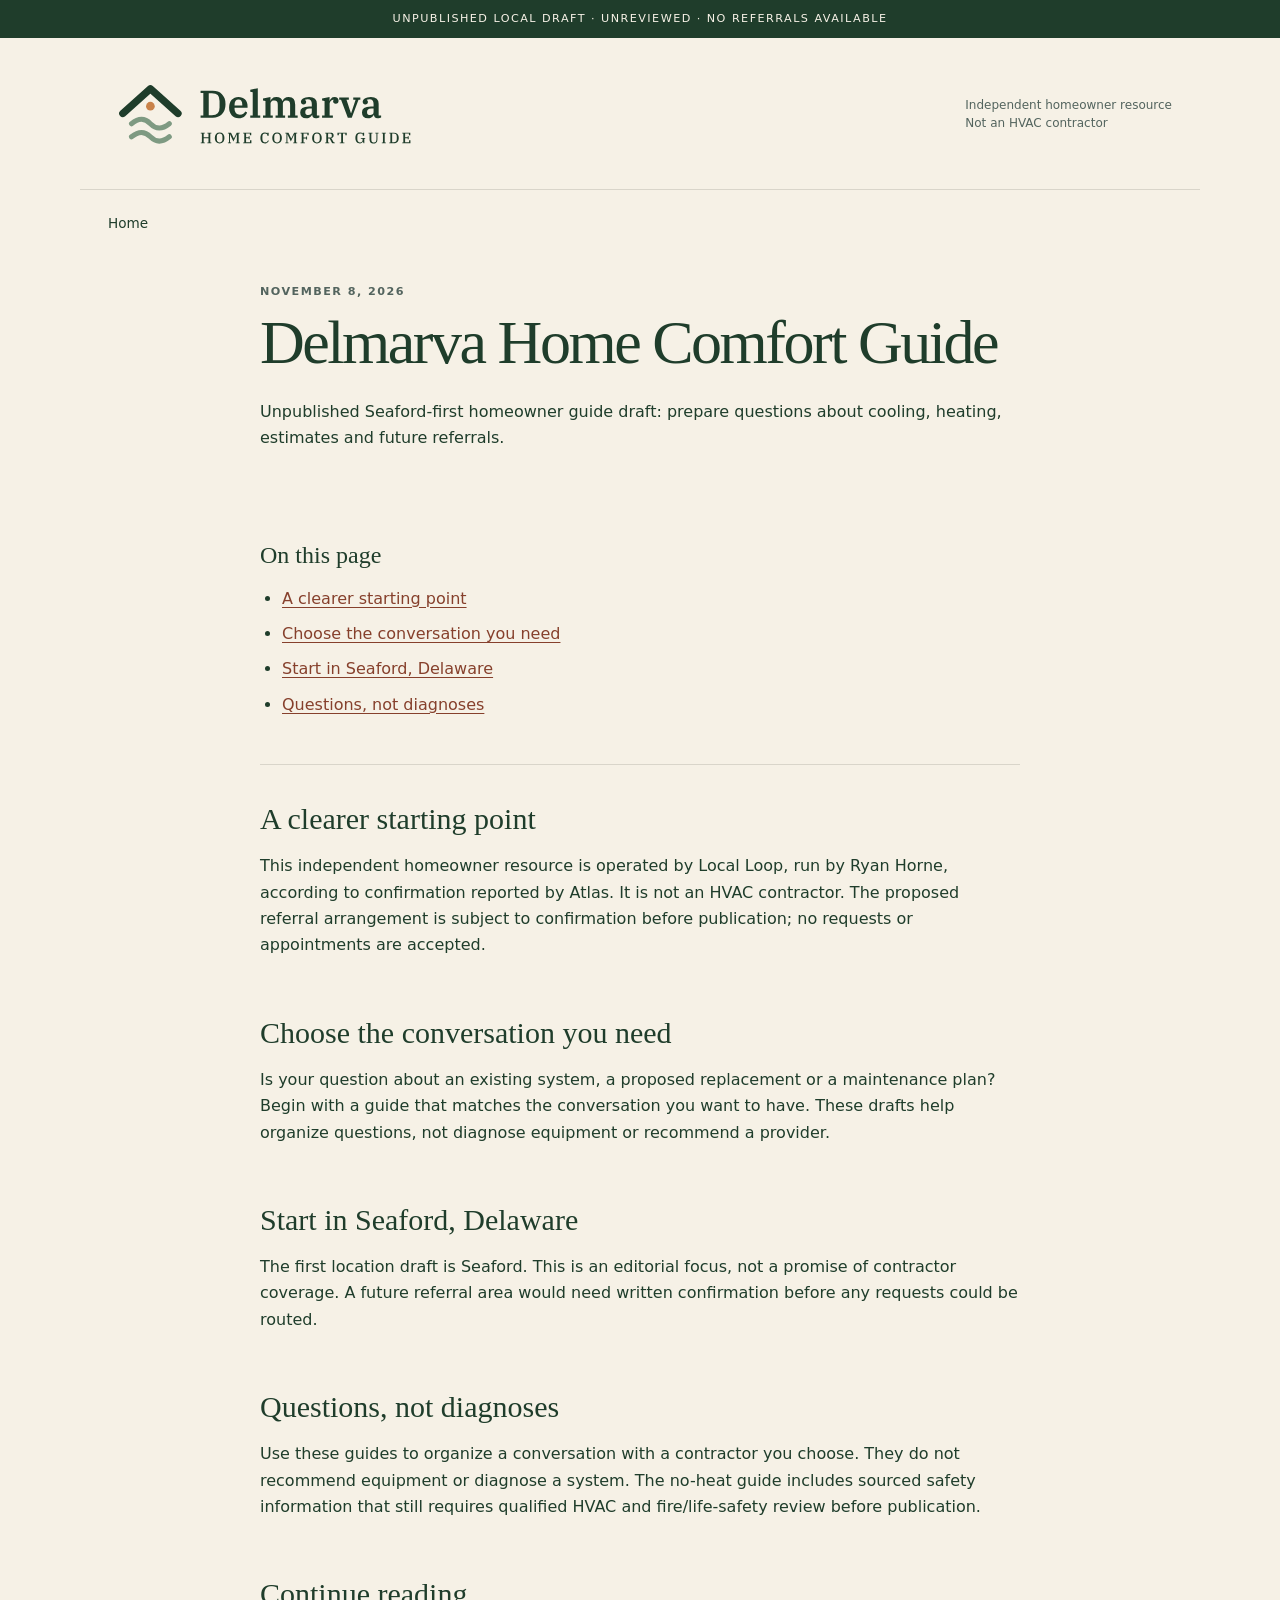
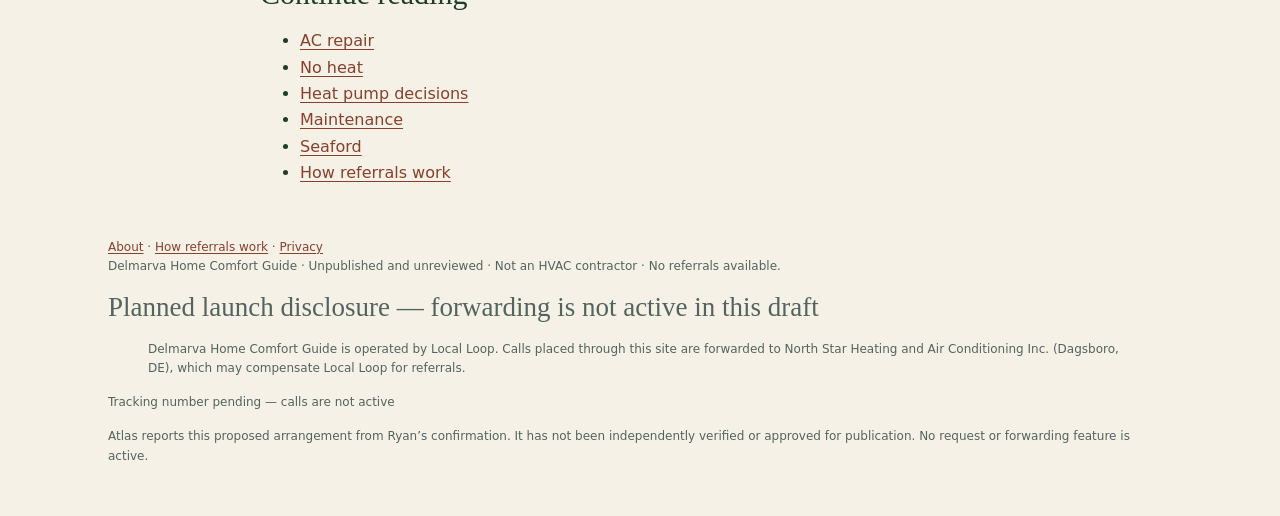
<file: public/index.html>
<!doctype html><html lang="en"><head><meta charset="utf-8"><meta name="viewport" content="width=device-width,initial-scale=1"><title>Delmarva Home Comfort Guide — local draft</title><meta name="description" content="Unpublished Seaford-first homeowner guide draft: prepare questions about cooling, heating, estimates and future referrals."><meta name="robots" content="noindex,nofollow"><link rel="canonical" href="https://delmarvahomecomfortguide.com/"><link rel="stylesheet" href="styles.css"><script type="application/ld+json">{"@context": "https://schema.org", "@graph": [{"@type": "WebPage", "@id": "https://delmarvahomecomfortguide.com/#page", "url": "https://delmarvahomecomfortguide.com/", "name": "Delmarva Home Comfort Guide", "description": "Unpublished Seaford-first homeowner guide draft: prepare questions about cooling, heating, estimates and future referrals."}, {"@type": "BreadcrumbList", "itemListElement": [{"@type": "ListItem", "position": 1, "name": "Home", "item": "https://delmarvahomecomfortguide.com/"}]}, {"@type": "Organization", "@id": "https://delmarvahomecomfortguide.com/#local-loop", "name": "Local Loop"}]}</script><link rel="icon" href="assets/brand/dhcg-favicon.svg" type="image/svg+xml"><link rel="alternate icon" href="assets/brand/favicon.ico"></head><body><a class="skip-link" href="#content">Skip to content</a><div class="draft-bar">UNPUBLISHED LOCAL DRAFT · UNREVIEWED · NO REFERRALS AVAILABLE</div><header class="masthead"><a class="brand-link" href="./" aria-label="Delmarva Home Comfort Guide — draft home"><picture><source srcset="assets/brand/dhcg-logo-horizontal.svg" type="image/svg+xml"><img class="brand-logo" src="assets/brand/dhcg-logo-horizontal@2x.png" width="512" height="150" alt="Delmarva Home Comfort Guide"></picture></a><p class="brand-caption">Independent homeowner resource<br>Not an HVAC contractor</p></header><main id="content"><nav class="draft-nav" aria-label="Breadcrumb"><span aria-current="page">Home</span></nav><article class="hub"><header class="intro"><p class="eyebrow">November 8, 2026</p><h1>Delmarva Home Comfort Guide</h1><p>Unpublished Seaford-first homeowner guide draft: prepare questions about cooling, heating, estimates and future referrals.</p></header><nav class="contents" aria-label="On this page"><h2>On this page</h2><ul><li><a href="#section-1">A clearer starting point</a></li><li><a href="#section-2">Choose the conversation you need</a></li><li><a href="#section-3">Start in Seaford, Delaware</a></li><li><a href="#section-4">Questions, not diagnoses</a></li></ul></nav><section class="hub-section" id="section-1" aria-labelledby="heading-1"><h2 id="heading-1">A clearer starting point</h2><p>This independent homeowner resource is operated by Local Loop, run by Ryan Horne, according to confirmation reported by Atlas. It is not an HVAC contractor. The proposed referral arrangement is subject to confirmation before publication; no requests or appointments are accepted.</p></section><section class="hub-section" id="section-2" aria-labelledby="heading-2"><h2 id="heading-2">Choose the conversation you need</h2><p>Is your question about an existing system, a proposed replacement or a maintenance plan? Begin with a guide that matches the conversation you want to have. These drafts help organize questions, not diagnose equipment or recommend a provider.</p></section><section class="hub-section" id="section-3" aria-labelledby="heading-3"><h2 id="heading-3">Start in Seaford, Delaware</h2><p>The first location draft is Seaford. This is an editorial focus, not a promise of contractor coverage. A future referral area would need written confirmation before any requests could be routed.</p></section><section class="hub-section" id="section-4" aria-labelledby="heading-4"><h2 id="heading-4">Questions, not diagnoses</h2><p>Use these guides to organize a conversation with a contractor you choose. They do not recommend equipment or diagnose a system. The no-heat guide includes sourced safety information that still requires qualified HVAC and fire/life-safety review before publication.</p></section><section class="hub-section"><h2>Continue reading</h2><ul><li><a href="ac/repair/">AC repair</a></li><li><a href="heating/no-heat/">No heat</a></li><li><a href="heat-pumps/repair-or-replace/">Heat pump decisions</a></li><li><a href="maintenance/">Maintenance</a></li><li><a href="areas/seaford-de/">Seaford</a></li><li><a href="how-referrals-work/">How referrals work</a></li></ul></section></article></main><footer><nav aria-label="Information"><a href="about/">About</a> · <a href="how-referrals-work/">How referrals work</a> · <a href="privacy/">Privacy</a></nav><p>Delmarva Home Comfort Guide · Unpublished and unreviewed · Not an HVAC contractor · No referrals available.</p><section class="planned-disclosure" aria-label="Planned launch disclosure"><h2>Planned launch disclosure — forwarding is not active in this draft</h2><blockquote><p>Delmarva Home Comfort Guide is operated by Local Loop. Calls placed through this site are forwarded to North Star Heating and Air Conditioning Inc. (Dagsboro, DE), which may compensate Local Loop for referrals.</p></blockquote><p>Tracking number pending — calls are not active</p><p>Atlas reports this proposed arrangement from Ryan’s confirmation. It has not been independently verified or approved for publication. No request or forwarding feature is active.</p></section></footer></body></html>
</file>
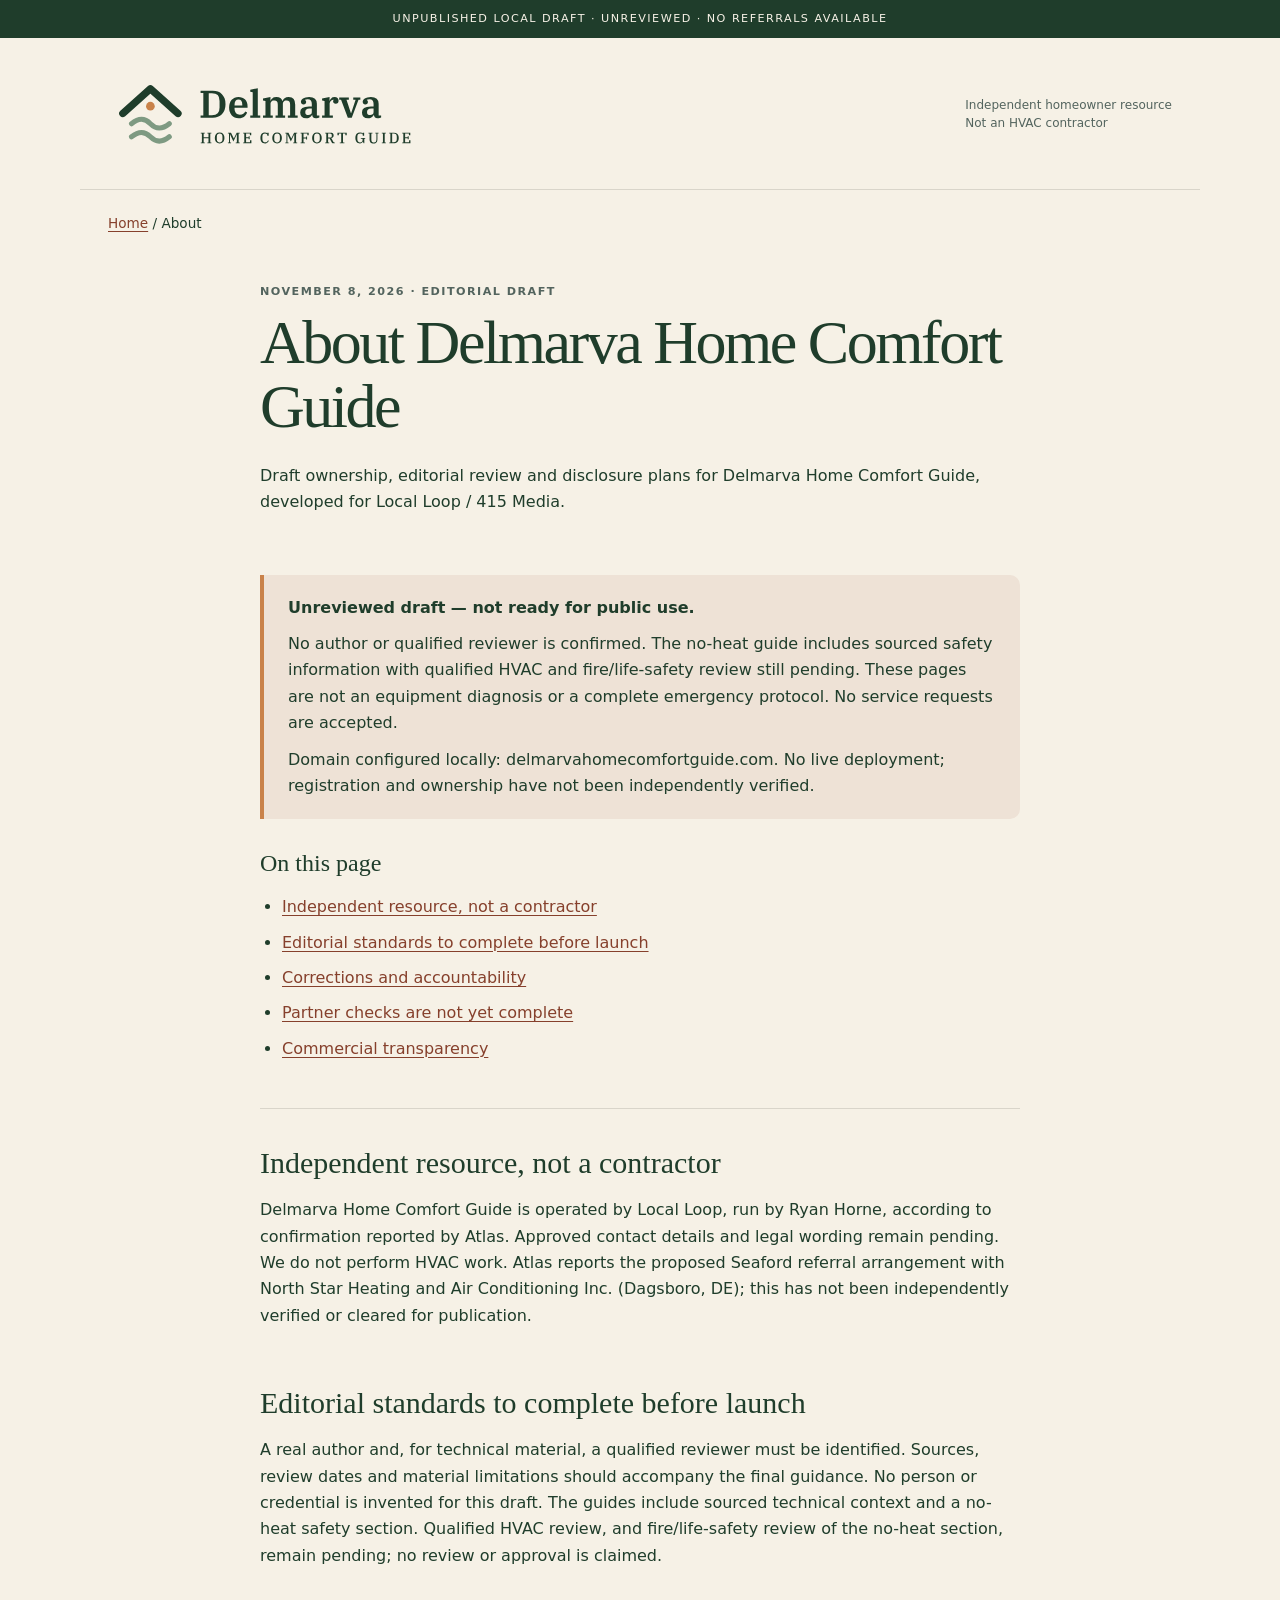
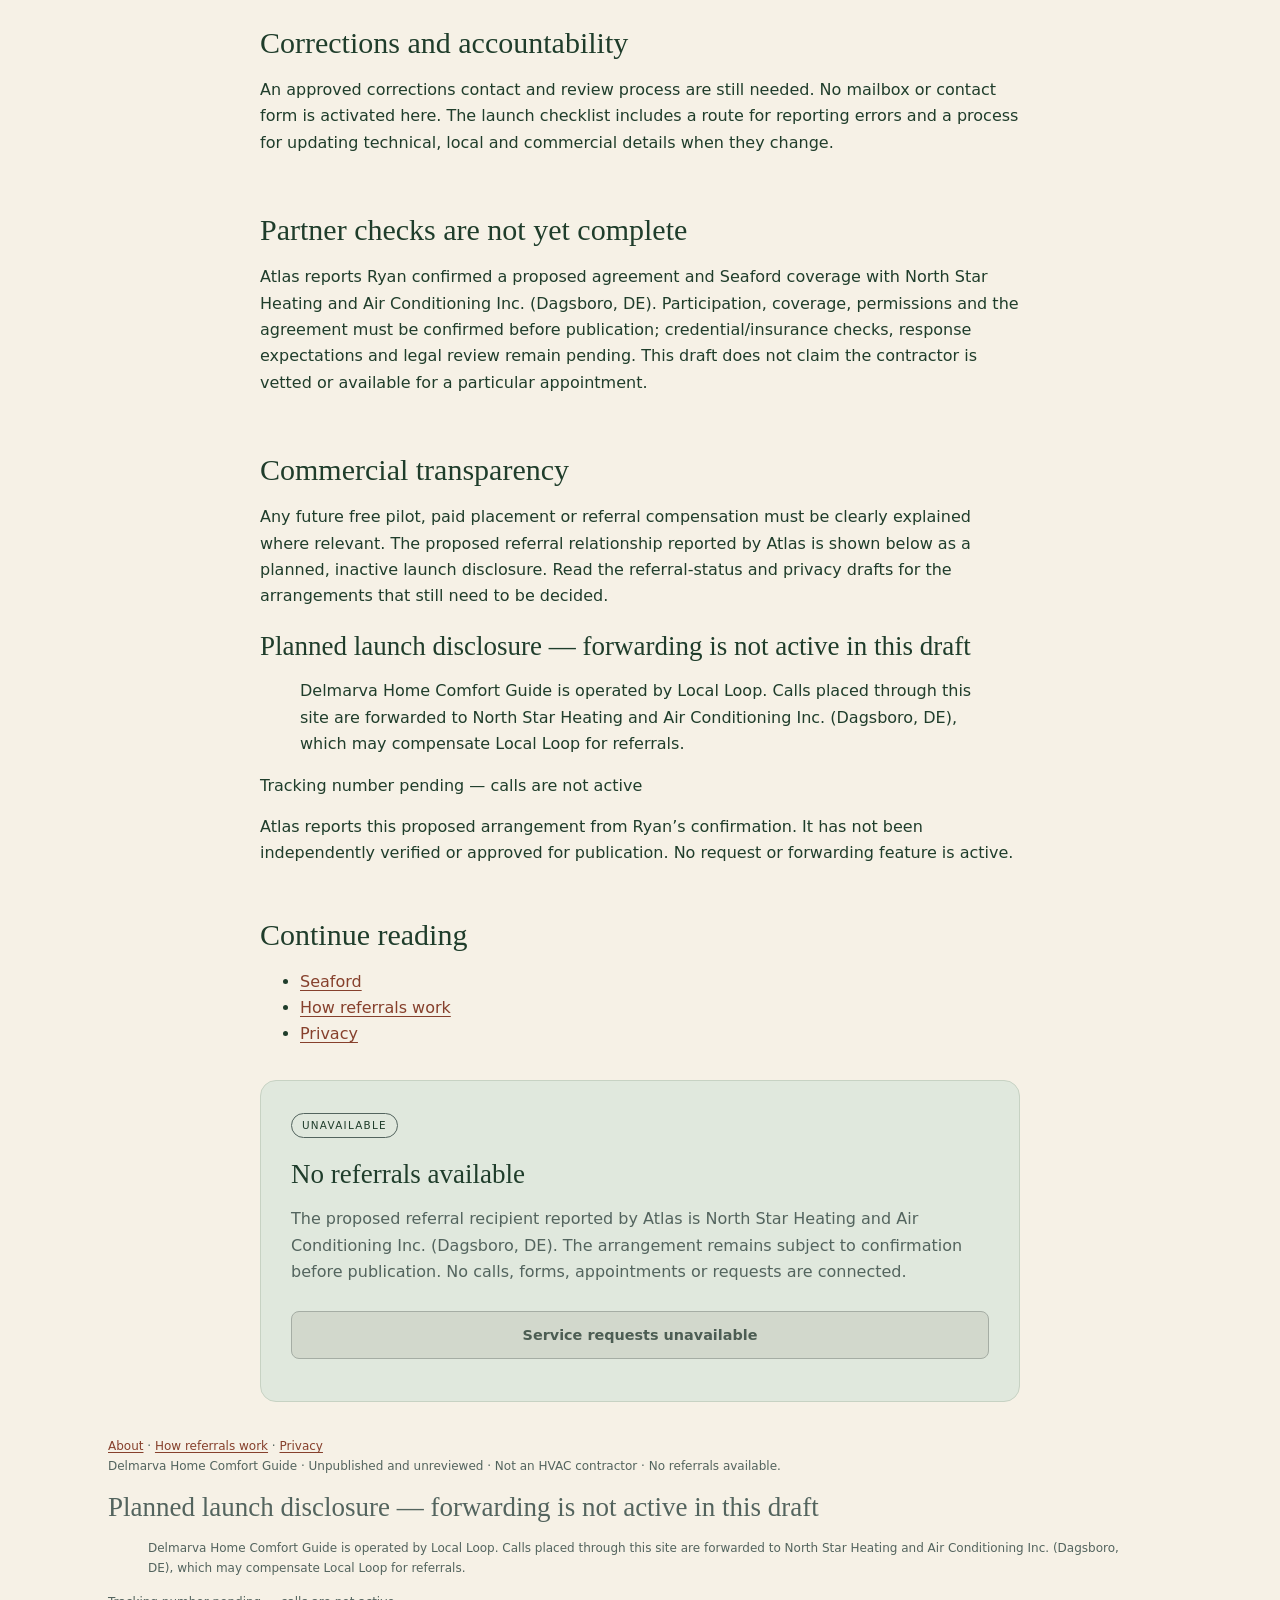
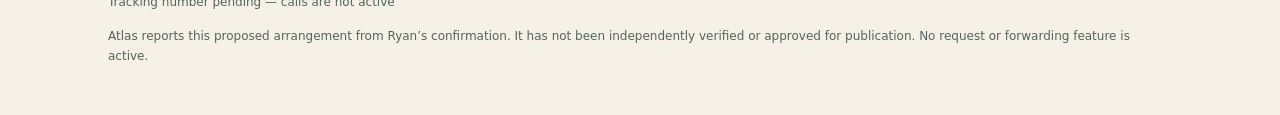
<file: public/about/index.html>
<!doctype html><html lang="en"><head><meta charset="utf-8"><meta name="viewport" content="width=device-width,initial-scale=1"><title>About this independent homeowner draft</title><meta name="description" content="Draft ownership, editorial review and disclosure plans for Delmarva Home Comfort Guide, developed for Local Loop / 415 Media."><meta name="robots" content="noindex,nofollow"><link rel="canonical" href="https://delmarvahomecomfortguide.com/about/"><link rel="stylesheet" href="../styles.css"><script type="application/ld+json">{"@context": "https://schema.org", "@graph": [{"@type": "WebPage", "@id": "https://delmarvahomecomfortguide.com/about/#page", "url": "https://delmarvahomecomfortguide.com/about/", "name": "About Delmarva Home Comfort Guide", "description": "Draft ownership, editorial review and disclosure plans for Delmarva Home Comfort Guide, developed for Local Loop / 415 Media."}, {"@type": "BreadcrumbList", "itemListElement": [{"@type": "ListItem", "position": 1, "name": "Home", "item": "https://delmarvahomecomfortguide.com/"}, {"@type": "ListItem", "position": 2, "name": "About", "item": "https://delmarvahomecomfortguide.com/about/"}]}, {"@type": "Organization", "@id": "https://delmarvahomecomfortguide.com/#local-loop", "name": "Local Loop"}]}</script><link rel="icon" href="../assets/brand/dhcg-favicon.svg" type="image/svg+xml"><link rel="alternate icon" href="../assets/brand/favicon.ico"></head><body><a class="skip-link" href="#content">Skip to content</a><div class="draft-bar">UNPUBLISHED LOCAL DRAFT · UNREVIEWED · NO REFERRALS AVAILABLE</div><header class="masthead"><a class="brand-link" href="../" aria-label="Delmarva Home Comfort Guide — draft home"><picture><source srcset="../assets/brand/dhcg-logo-horizontal.svg" type="image/svg+xml"><img class="brand-logo" src="../assets/brand/dhcg-logo-horizontal@2x.png" width="512" height="150" alt="Delmarva Home Comfort Guide"></picture></a><p class="brand-caption">Independent homeowner resource<br>Not an HVAC contractor</p></header><main id="content"><nav class="draft-nav" aria-label="Breadcrumb"><a href="../">Home</a> <span aria-hidden="true"> / </span><span aria-current="page">About</span></nav><article class="hub"><header class="intro"><p class="eyebrow">November 8, 2026 · Editorial draft</p><h1>About Delmarva Home Comfort Guide</h1><p>Draft ownership, editorial review and disclosure plans for Delmarva Home Comfort Guide, developed for Local Loop / 415 Media.</p></header><aside class="review-note"><strong>Unreviewed draft — not ready for public use.</strong><p>No author or qualified reviewer is confirmed. The no-heat guide includes sourced safety information with qualified HVAC and fire/life-safety review still pending. These pages are not an equipment diagnosis or a complete emergency protocol. No service requests are accepted.</p><p>Domain configured locally: delmarvahomecomfortguide.com. No live deployment; registration and ownership have not been independently verified.</p></aside><nav class="contents" aria-label="On this page"><h2>On this page</h2><ul><li><a href="#section-1">Independent resource, not a contractor</a></li><li><a href="#section-2">Editorial standards to complete before launch</a></li><li><a href="#section-3">Corrections and accountability</a></li><li><a href="#section-4">Partner checks are not yet complete</a></li><li><a href="#section-5">Commercial transparency</a></li></ul></nav><section class="hub-section" id="section-1" aria-labelledby="heading-1"><h2 id="heading-1">Independent resource, not a contractor</h2><p>Delmarva Home Comfort Guide is operated by Local Loop, run by Ryan Horne, according to confirmation reported by Atlas. Approved contact details and legal wording remain pending. We do not perform HVAC work. Atlas reports the proposed Seaford referral arrangement with North Star Heating and Air Conditioning Inc. (Dagsboro, DE); this has not been independently verified or cleared for publication.</p></section><section class="hub-section" id="section-2" aria-labelledby="heading-2"><h2 id="heading-2">Editorial standards to complete before launch</h2><p>A real author and, for technical material, a qualified reviewer must be identified. Sources, review dates and material limitations should accompany the final guidance. No person or credential is invented for this draft. The guides include sourced technical context and a no-heat safety section. Qualified HVAC review, and fire/life-safety review of the no-heat section, remain pending; no review or approval is claimed.</p></section><section class="hub-section" id="section-3" aria-labelledby="heading-3"><h2 id="heading-3">Corrections and accountability</h2><p>An approved corrections contact and review process are still needed. No mailbox or contact form is activated here. The launch checklist includes a route for reporting errors and a process for updating technical, local and commercial details when they change.</p></section><section class="hub-section" id="section-4" aria-labelledby="heading-4"><h2 id="heading-4">Partner checks are not yet complete</h2><p>Atlas reports Ryan confirmed a proposed agreement and Seaford coverage with North Star Heating and Air Conditioning Inc. (Dagsboro, DE). Participation, coverage, permissions and the agreement must be confirmed before publication; credential/insurance checks, response expectations and legal review remain pending. This draft does not claim the contractor is vetted or available for a particular appointment.</p></section><section class="hub-section" id="section-5" aria-labelledby="heading-5"><h2 id="heading-5">Commercial transparency</h2><p>Any future free pilot, paid placement or referral compensation must be clearly explained where relevant. The proposed referral relationship reported by Atlas is shown below as a planned, inactive launch disclosure. Read the referral-status and privacy drafts for the arrangements that still need to be decided.</p></section><section class="planned-disclosure" aria-label="Planned launch disclosure"><h2>Planned launch disclosure — forwarding is not active in this draft</h2><blockquote><p>Delmarva Home Comfort Guide is operated by Local Loop. Calls placed through this site are forwarded to North Star Heating and Air Conditioning Inc. (Dagsboro, DE), which may compensate Local Loop for referrals.</p></blockquote><p>Tracking number pending — calls are not active</p><p>Atlas reports this proposed arrangement from Ryan’s confirmation. It has not been independently verified or approved for publication. No request or forwarding feature is active.</p></section><section class="hub-section"><h2>Continue reading</h2><ul><li><a href="../areas/seaford-de/">Seaford</a></li><li><a href="../how-referrals-work/">How referrals work</a></li><li><a href="../privacy/">Privacy</a></li></ul></section><section class="help"><span class="status">UNAVAILABLE</span><h2>No referrals available</h2><p>The proposed referral recipient reported by Atlas is North Star Heating and Air Conditioning Inc. (Dagsboro, DE). The arrangement remains subject to confirmation before publication. No calls, forms, appointments or requests are connected.</p><button type="button" disabled>Service requests unavailable</button></section></article></main><footer><nav aria-label="Information"><a href="./">About</a> · <a href="../how-referrals-work/">How referrals work</a> · <a href="../privacy/">Privacy</a></nav><p>Delmarva Home Comfort Guide · Unpublished and unreviewed · Not an HVAC contractor · No referrals available.</p><section class="planned-disclosure" aria-label="Planned launch disclosure"><h2>Planned launch disclosure — forwarding is not active in this draft</h2><blockquote><p>Delmarva Home Comfort Guide is operated by Local Loop. Calls placed through this site are forwarded to North Star Heating and Air Conditioning Inc. (Dagsboro, DE), which may compensate Local Loop for referrals.</p></blockquote><p>Tracking number pending — calls are not active</p><p>Atlas reports this proposed arrangement from Ryan’s confirmation. It has not been independently verified or approved for publication. No request or forwarding feature is active.</p></section></footer></body></html>
</file>
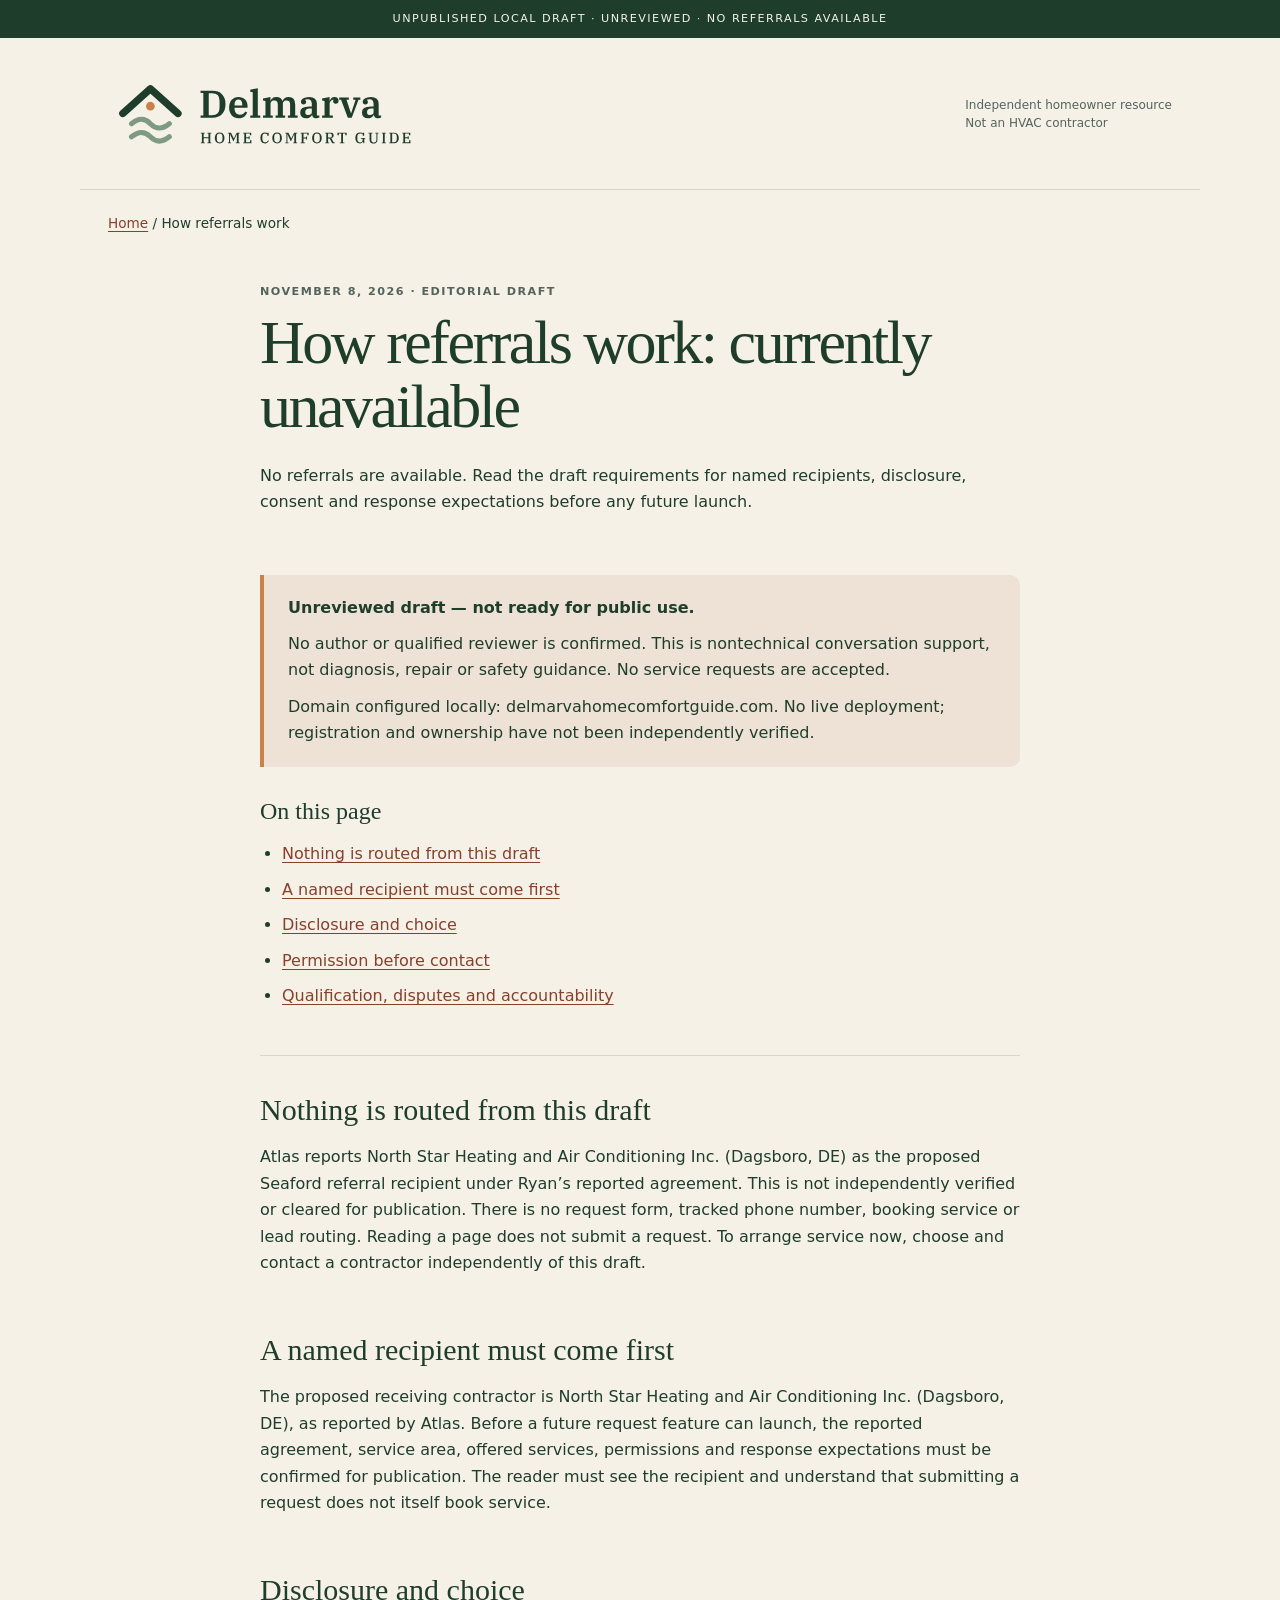
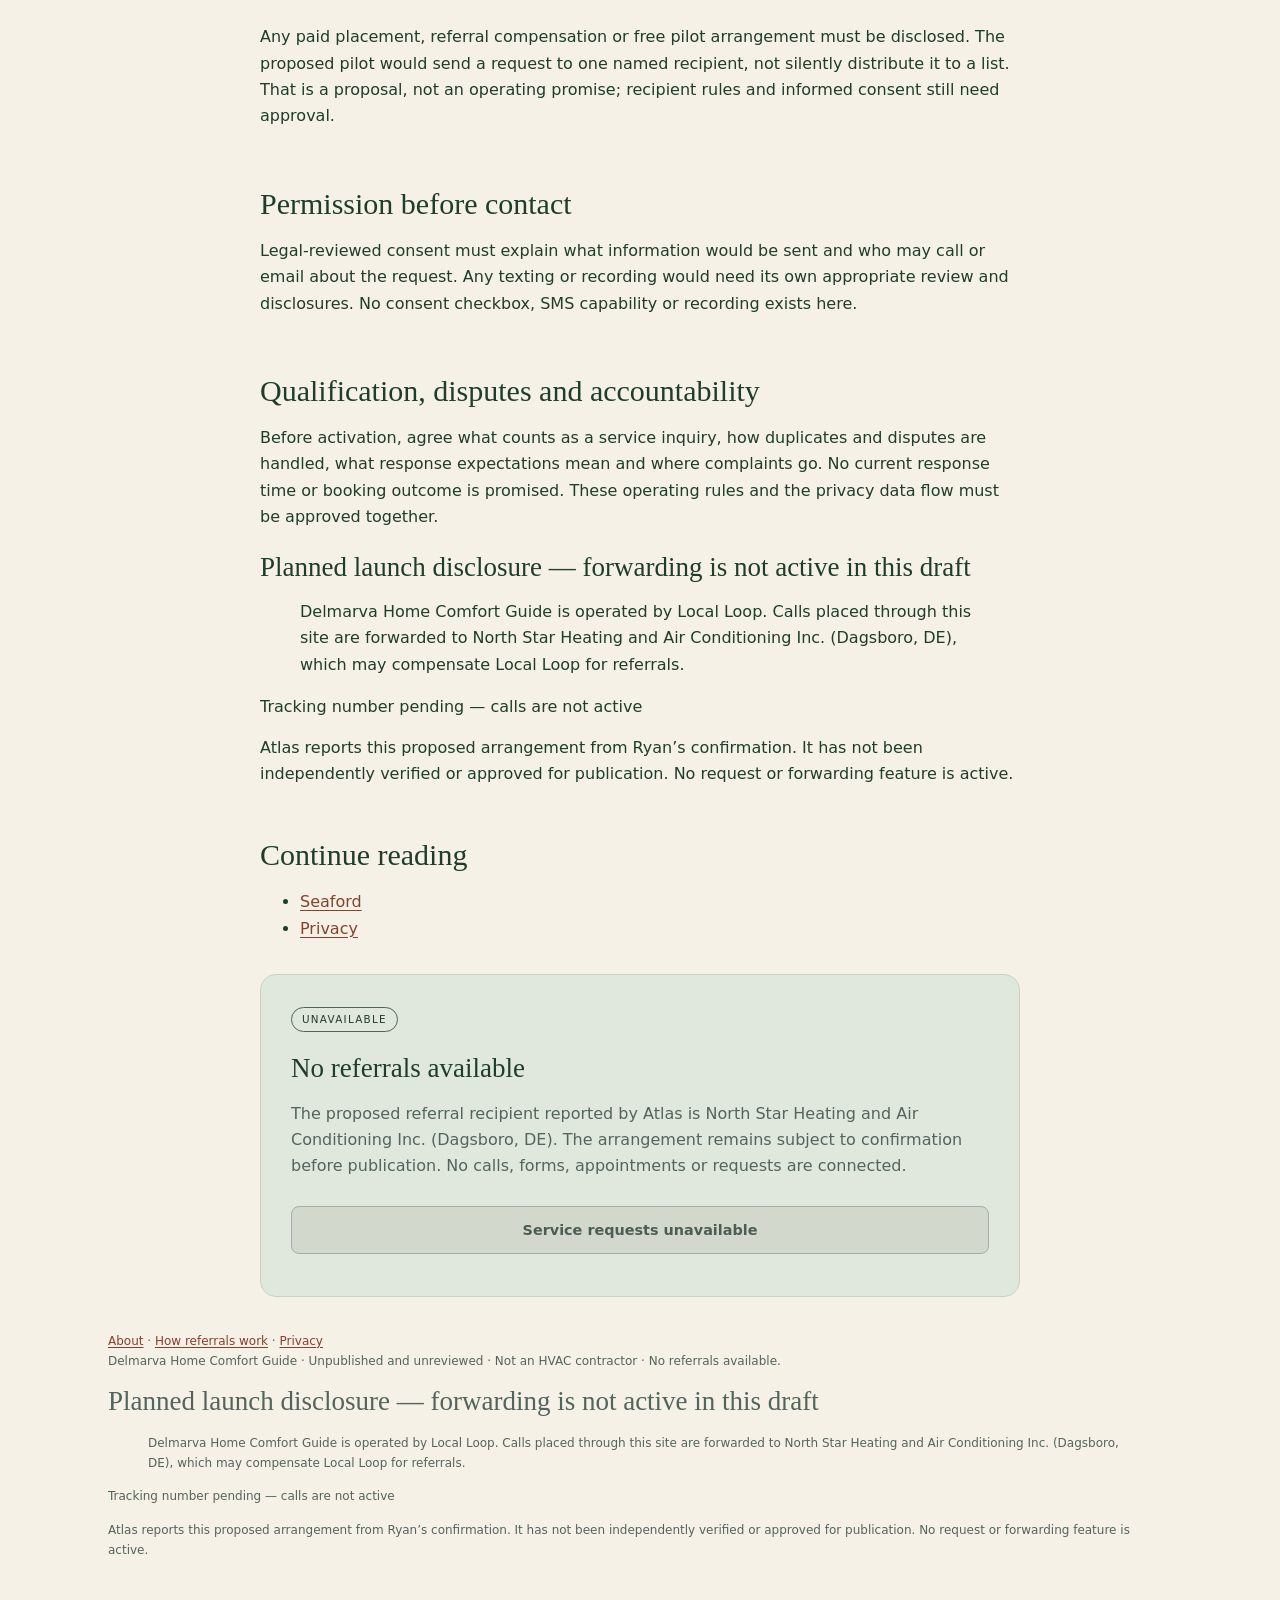
<file: public/how-referrals-work/index.html>
<!doctype html><html lang="en"><head><meta charset="utf-8"><meta name="viewport" content="width=device-width,initial-scale=1"><title>How referrals would work — inactive draft</title><meta name="description" content="No referrals are available. Read the draft requirements for named recipients, disclosure, consent and response expectations before any future launch."><meta name="robots" content="noindex,nofollow"><link rel="canonical" href="https://delmarvahomecomfortguide.com/how-referrals-work/"><link rel="stylesheet" href="../styles.css"><script type="application/ld+json">{"@context": "https://schema.org", "@graph": [{"@type": "WebPage", "@id": "https://delmarvahomecomfortguide.com/how-referrals-work/#page", "url": "https://delmarvahomecomfortguide.com/how-referrals-work/", "name": "How referrals work: currently unavailable", "description": "No referrals are available. Read the draft requirements for named recipients, disclosure, consent and response expectations before any future launch."}, {"@type": "BreadcrumbList", "itemListElement": [{"@type": "ListItem", "position": 1, "name": "Home", "item": "https://delmarvahomecomfortguide.com/"}, {"@type": "ListItem", "position": 2, "name": "How referrals work", "item": "https://delmarvahomecomfortguide.com/how-referrals-work/"}]}, {"@type": "Organization", "@id": "https://delmarvahomecomfortguide.com/#local-loop", "name": "Local Loop"}]}</script><link rel="icon" href="../assets/brand/dhcg-favicon.svg" type="image/svg+xml"><link rel="alternate icon" href="../assets/brand/favicon.ico"></head><body><a class="skip-link" href="#content">Skip to content</a><div class="draft-bar">UNPUBLISHED LOCAL DRAFT · UNREVIEWED · NO REFERRALS AVAILABLE</div><header class="masthead"><a class="brand-link" href="../" aria-label="Delmarva Home Comfort Guide — draft home"><picture><source srcset="../assets/brand/dhcg-logo-horizontal.svg" type="image/svg+xml"><img class="brand-logo" src="../assets/brand/dhcg-logo-horizontal@2x.png" width="512" height="150" alt="Delmarva Home Comfort Guide"></picture></a><p class="brand-caption">Independent homeowner resource<br>Not an HVAC contractor</p></header><main id="content"><nav class="draft-nav" aria-label="Breadcrumb"><a href="../">Home</a> <span aria-hidden="true"> / </span><span aria-current="page">How referrals work</span></nav><article class="hub"><header class="intro"><p class="eyebrow">November 8, 2026 · Editorial draft</p><h1>How referrals work: currently unavailable</h1><p>No referrals are available. Read the draft requirements for named recipients, disclosure, consent and response expectations before any future launch.</p></header><aside class="review-note"><strong>Unreviewed draft — not ready for public use.</strong><p>No author or qualified reviewer is confirmed. This is nontechnical conversation support, not diagnosis, repair or safety guidance. No service requests are accepted.</p><p>Domain configured locally: delmarvahomecomfortguide.com. No live deployment; registration and ownership have not been independently verified.</p></aside><nav class="contents" aria-label="On this page"><h2>On this page</h2><ul><li><a href="#section-1">Nothing is routed from this draft</a></li><li><a href="#section-2">A named recipient must come first</a></li><li><a href="#section-3">Disclosure and choice</a></li><li><a href="#section-4">Permission before contact</a></li><li><a href="#section-5">Qualification, disputes and accountability</a></li></ul></nav><section class="hub-section" id="section-1" aria-labelledby="heading-1"><h2 id="heading-1">Nothing is routed from this draft</h2><p>Atlas reports North Star Heating and Air Conditioning Inc. (Dagsboro, DE) as the proposed Seaford referral recipient under Ryan’s reported agreement. This is not independently verified or cleared for publication. There is no request form, tracked phone number, booking service or lead routing. Reading a page does not submit a request. To arrange service now, choose and contact a contractor independently of this draft.</p></section><section class="hub-section" id="section-2" aria-labelledby="heading-2"><h2 id="heading-2">A named recipient must come first</h2><p>The proposed receiving contractor is North Star Heating and Air Conditioning Inc. (Dagsboro, DE), as reported by Atlas. Before a future request feature can launch, the reported agreement, service area, offered services, permissions and response expectations must be confirmed for publication. The reader must see the recipient and understand that submitting a request does not itself book service.</p></section><section class="hub-section" id="section-3" aria-labelledby="heading-3"><h2 id="heading-3">Disclosure and choice</h2><p>Any paid placement, referral compensation or free pilot arrangement must be disclosed. The proposed pilot would send a request to one named recipient, not silently distribute it to a list. That is a proposal, not an operating promise; recipient rules and informed consent still need approval.</p></section><section class="hub-section" id="section-4" aria-labelledby="heading-4"><h2 id="heading-4">Permission before contact</h2><p>Legal-reviewed consent must explain what information would be sent and who may call or email about the request. Any texting or recording would need its own appropriate review and disclosures. No consent checkbox, SMS capability or recording exists here.</p></section><section class="hub-section" id="section-5" aria-labelledby="heading-5"><h2 id="heading-5">Qualification, disputes and accountability</h2><p>Before activation, agree what counts as a service inquiry, how duplicates and disputes are handled, what response expectations mean and where complaints go. No current response time or booking outcome is promised. These operating rules and the privacy data flow must be approved together.</p></section><section class="planned-disclosure" aria-label="Planned launch disclosure"><h2>Planned launch disclosure — forwarding is not active in this draft</h2><blockquote><p>Delmarva Home Comfort Guide is operated by Local Loop. Calls placed through this site are forwarded to North Star Heating and Air Conditioning Inc. (Dagsboro, DE), which may compensate Local Loop for referrals.</p></blockquote><p>Tracking number pending — calls are not active</p><p>Atlas reports this proposed arrangement from Ryan’s confirmation. It has not been independently verified or approved for publication. No request or forwarding feature is active.</p></section><section class="hub-section"><h2>Continue reading</h2><ul><li><a href="../areas/seaford-de/">Seaford</a></li><li><a href="../privacy/">Privacy</a></li></ul></section><section class="help"><span class="status">UNAVAILABLE</span><h2>No referrals available</h2><p>The proposed referral recipient reported by Atlas is North Star Heating and Air Conditioning Inc. (Dagsboro, DE). The arrangement remains subject to confirmation before publication. No calls, forms, appointments or requests are connected.</p><button type="button" disabled>Service requests unavailable</button></section></article></main><footer><nav aria-label="Information"><a href="../about/">About</a> · <a href="./">How referrals work</a> · <a href="../privacy/">Privacy</a></nav><p>Delmarva Home Comfort Guide · Unpublished and unreviewed · Not an HVAC contractor · No referrals available.</p><section class="planned-disclosure" aria-label="Planned launch disclosure"><h2>Planned launch disclosure — forwarding is not active in this draft</h2><blockquote><p>Delmarva Home Comfort Guide is operated by Local Loop. Calls placed through this site are forwarded to North Star Heating and Air Conditioning Inc. (Dagsboro, DE), which may compensate Local Loop for referrals.</p></blockquote><p>Tracking number pending — calls are not active</p><p>Atlas reports this proposed arrangement from Ryan’s confirmation. It has not been independently verified or approved for publication. No request or forwarding feature is active.</p></section></footer></body></html>
</file>
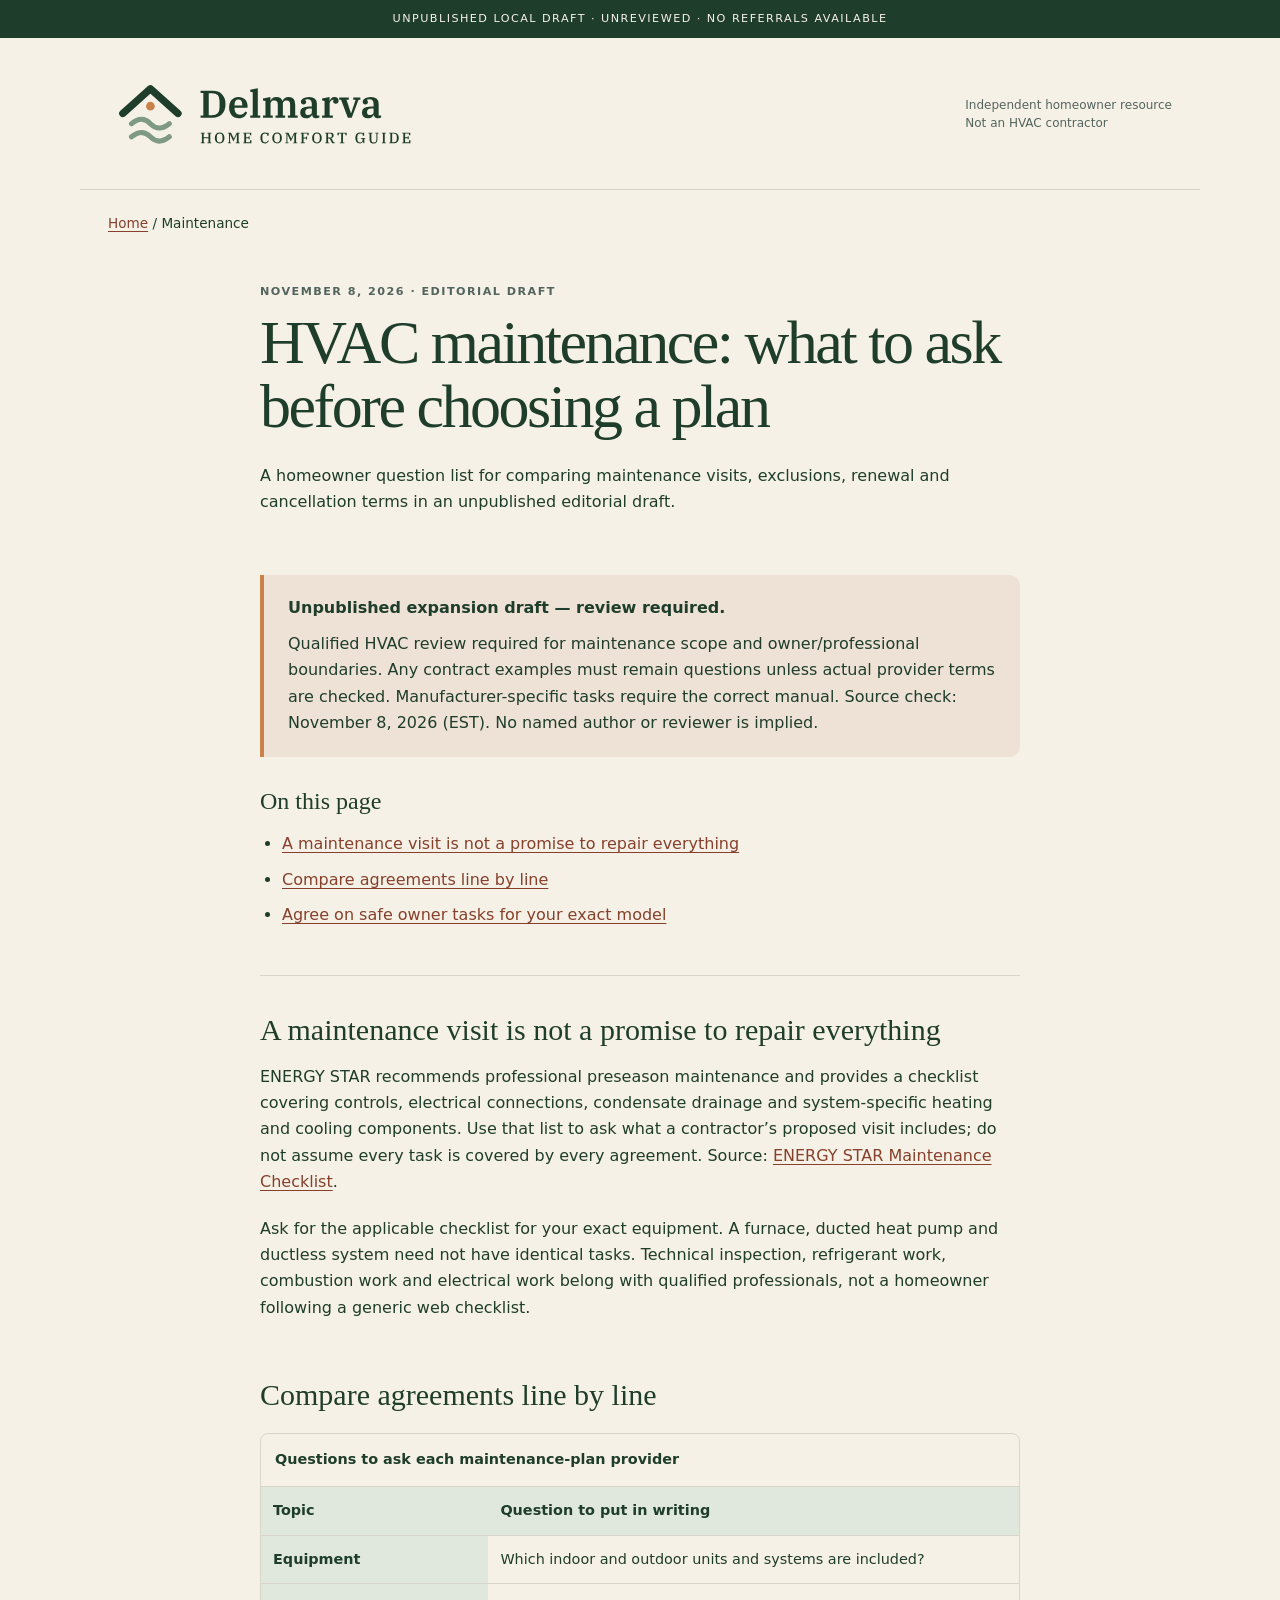
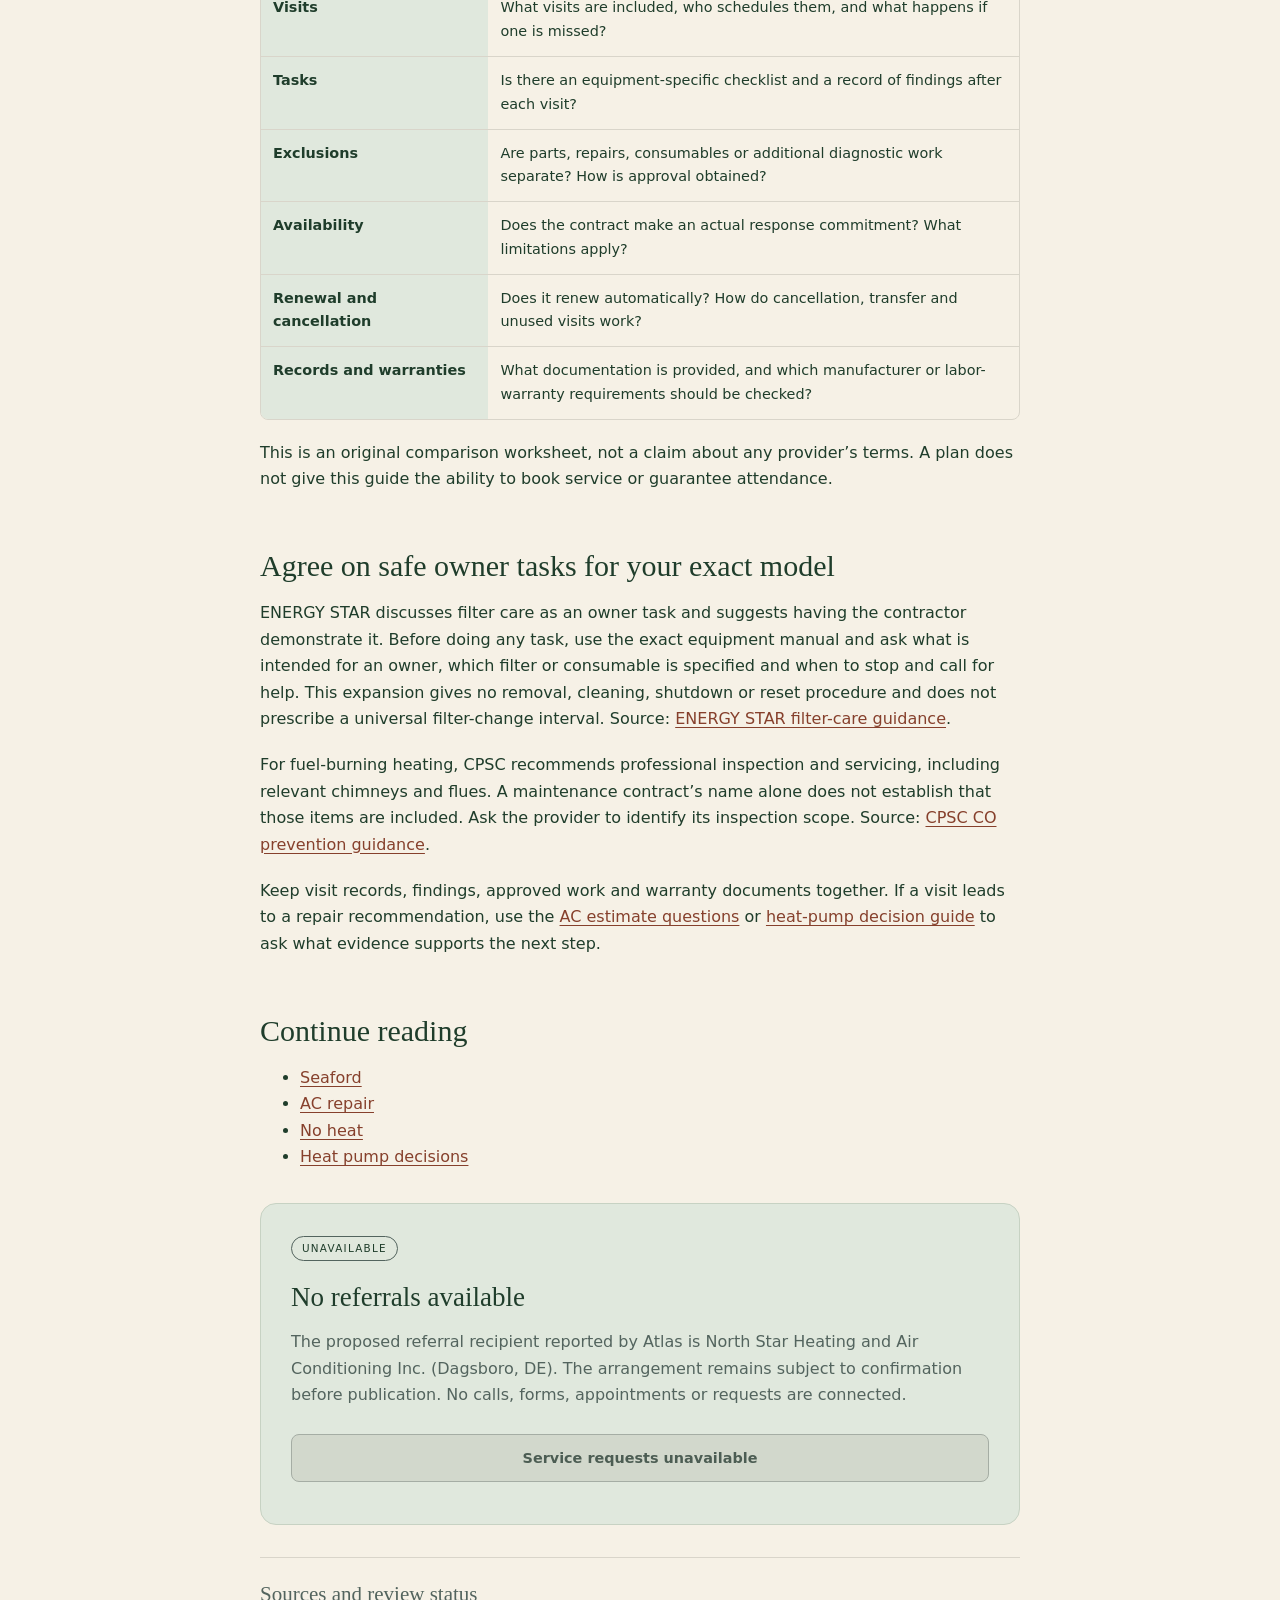
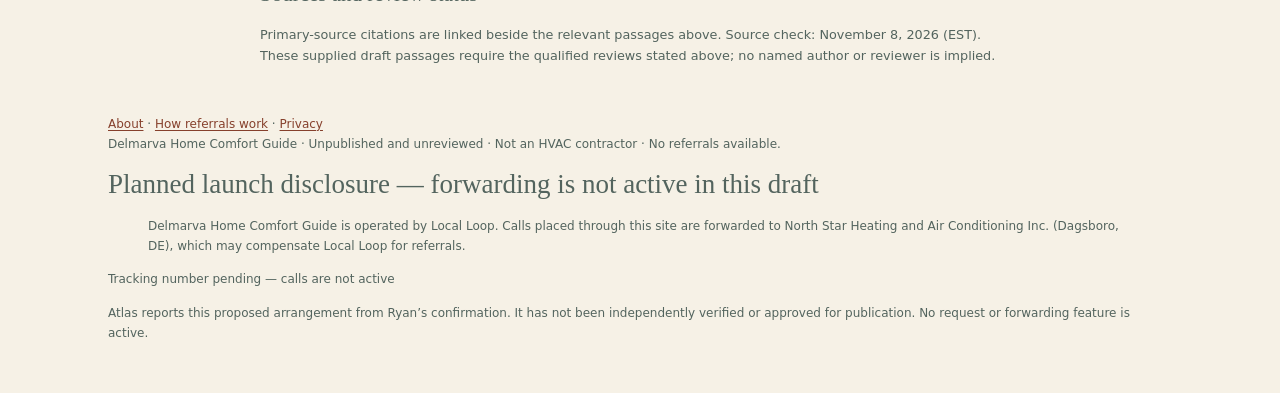
<file: public/maintenance/index.html>
<!doctype html><html lang="en"><head><meta charset="utf-8"><meta name="viewport" content="width=device-width,initial-scale=1"><title>HVAC maintenance plan questions — draft</title><meta name="description" content="A homeowner question list for comparing maintenance visits, exclusions, renewal and cancellation terms in an unpublished editorial draft."><meta name="robots" content="noindex,nofollow"><link rel="canonical" href="https://delmarvahomecomfortguide.com/maintenance/"><link rel="stylesheet" href="../styles.css"><script type="application/ld+json">{"@context": "https://schema.org", "@graph": [{"@type": "WebPage", "@id": "https://delmarvahomecomfortguide.com/maintenance/#page", "url": "https://delmarvahomecomfortguide.com/maintenance/", "name": "HVAC maintenance: what to ask before choosing a plan", "description": "A homeowner question list for comparing maintenance visits, exclusions, renewal and cancellation terms in an unpublished editorial draft."}, {"@type": "BreadcrumbList", "itemListElement": [{"@type": "ListItem", "position": 1, "name": "Home", "item": "https://delmarvahomecomfortguide.com/"}, {"@type": "ListItem", "position": 2, "name": "Maintenance", "item": "https://delmarvahomecomfortguide.com/maintenance/"}]}, {"@type": "Organization", "@id": "https://delmarvahomecomfortguide.com/#local-loop", "name": "Local Loop"}]}</script><link rel="icon" href="../assets/brand/dhcg-favicon.svg" type="image/svg+xml"><link rel="alternate icon" href="../assets/brand/favicon.ico"></head><body><a class="skip-link" href="#content">Skip to content</a><div class="draft-bar">UNPUBLISHED LOCAL DRAFT · UNREVIEWED · NO REFERRALS AVAILABLE</div><header class="masthead"><a class="brand-link" href="../" aria-label="Delmarva Home Comfort Guide — draft home"><picture><source srcset="../assets/brand/dhcg-logo-horizontal.svg" type="image/svg+xml"><img class="brand-logo" src="../assets/brand/dhcg-logo-horizontal@2x.png" width="512" height="150" alt="Delmarva Home Comfort Guide"></picture></a><p class="brand-caption">Independent homeowner resource<br>Not an HVAC contractor</p></header><main id="content"><nav class="draft-nav" aria-label="Breadcrumb"><a href="../">Home</a> <span aria-hidden="true"> / </span><span aria-current="page">Maintenance</span></nav><article class="hub"><header class="intro"><p class="eyebrow">November 8, 2026 · Editorial draft</p><h1>HVAC maintenance: what to ask before choosing a plan</h1><p>A homeowner question list for comparing maintenance visits, exclusions, renewal and cancellation terms in an unpublished editorial draft.</p></header><!-- HTML fragment for /maintenance/; proposed additions/replacements, not a full page. Do not paste alongside contradictory draft sections. No new H1, scripts, forms, tracking or schema. -->
<aside class="review-note" aria-label="Editorial review required"><strong>Unpublished expansion draft — review required.</strong><p>Qualified HVAC review required for maintenance scope and owner/professional boundaries. Any contract examples must remain questions unless actual provider terms are checked. Manufacturer-specific tasks require the correct manual. Source check: November 8, 2026 (EST). No named author or reviewer is implied.</p></aside>
<nav class="contents" aria-label="On this page"><h2>On this page</h2><ul><li><a href="#exp-maintenance-scope">A maintenance visit is not a promise to repair everything</a></li><li><a href="#exp-maintenance-table">Compare agreements line by line</a></li><li><a href="#exp-maintenance-owner">Agree on safe owner tasks for your exact model</a></li></ul></nav><section class="hub-section" id="exp-maintenance-scope" aria-labelledby="exp-maintenance-scope-heading">
<h2 id="exp-maintenance-scope-heading">A maintenance visit is not a promise to repair everything</h2>
<p>ENERGY STAR recommends professional preseason maintenance and provides a checklist covering controls, electrical connections, condensate drainage and system-specific heating and cooling components. Use that list to ask what a contractor’s proposed visit includes; do not assume every task is covered by every agreement. Source: <a href="https://www.energystar.gov/saveathome/heating-cooling/maintenance-checklist">ENERGY STAR Maintenance Checklist</a>.</p><p>Ask for the applicable checklist for your exact equipment. A furnace, ducted heat pump and ductless system need not have identical tasks. Technical inspection, refrigerant work, combustion work and electrical work belong with qualified professionals, not a homeowner following a generic web checklist.</p>
</section>
<section class="hub-section" id="exp-maintenance-table" aria-labelledby="exp-maintenance-table-heading">
<h2 id="exp-maintenance-table-heading">Compare agreements line by line</h2>
<div class="table-scroll"><table><caption>Questions to ask each maintenance-plan provider</caption><thead><tr><th scope="col">Topic</th><th scope="col">Question to put in writing</th></tr></thead><tbody><tr><th scope="row">Equipment</th><td>Which indoor and outdoor units and systems are included?</td></tr><tr><th scope="row">Visits</th><td>What visits are included, who schedules them, and what happens if one is missed?</td></tr><tr><th scope="row">Tasks</th><td>Is there an equipment-specific checklist and a record of findings after each visit?</td></tr><tr><th scope="row">Exclusions</th><td>Are parts, repairs, consumables or additional diagnostic work separate? How is approval obtained?</td></tr><tr><th scope="row">Availability</th><td>Does the contract make an actual response commitment? What limitations apply?</td></tr><tr><th scope="row">Renewal and cancellation</th><td>Does it renew automatically? How do cancellation, transfer and unused visits work?</td></tr><tr><th scope="row">Records and warranties</th><td>What documentation is provided, and which manufacturer or labor-warranty requirements should be checked?</td></tr></tbody></table></div><p>This is an original comparison worksheet, not a claim about any provider’s terms. A plan does not give this guide the ability to book service or guarantee attendance.</p>
</section>
<section class="hub-section" id="exp-maintenance-owner" aria-labelledby="exp-maintenance-owner-heading">
<h2 id="exp-maintenance-owner-heading">Agree on safe owner tasks for your exact model</h2>
<p>ENERGY STAR discusses filter care as an owner task and suggests having the contractor demonstrate it. Before doing any task, use the exact equipment manual and ask what is intended for an owner, which filter or consumable is specified and when to stop and call for help. This expansion gives no removal, cleaning, shutdown or reset procedure and does not prescribe a universal filter-change interval. Source: <a href="https://www.energystar.gov/saveathome/heating-cooling/maintenance-checklist">ENERGY STAR filter-care guidance</a>.</p><p>For fuel-burning heating, CPSC recommends professional inspection and servicing, including relevant chimneys and flues. A maintenance contract’s name alone does not establish that those items are included. Ask the provider to identify its inspection scope. Source: <a href="https://www.cpsc.gov/Safety-Education/Safety-Education-Centers/Carbon-Monoxide-Information-Center/Carbon-Monoxide-Questions-and-Answers">CPSC CO prevention guidance</a>.</p><p>Keep visit records, findings, approved work and warranty documents together. If a visit leads to a repair recommendation, use the <a href="../ac/repair/">AC estimate questions</a> or <a href="../heat-pumps/repair-or-replace/">heat-pump decision guide</a> to ask what evidence supports the next step.</p>
</section>
<section class="hub-section"><h2>Continue reading</h2><ul><li><a href="../areas/seaford-de/">Seaford</a></li><li><a href="../ac/repair/">AC repair</a></li><li><a href="../heating/no-heat/">No heat</a></li><li><a href="../heat-pumps/repair-or-replace/">Heat pump decisions</a></li></ul></section><section class="help"><span class="status">UNAVAILABLE</span><h2>No referrals available</h2><p>The proposed referral recipient reported by Atlas is North Star Heating and Air Conditioning Inc. (Dagsboro, DE). The arrangement remains subject to confirmation before publication. No calls, forms, appointments or requests are connected.</p><button type="button" disabled>Service requests unavailable</button></section><aside class="provenance"><h2>Sources and review status</h2><p>Primary-source citations are linked beside the relevant passages above. Source check: November 8, 2026 (EST). These supplied draft passages require the qualified reviews stated above; no named author or reviewer is implied.</p></aside></article></main><footer><nav aria-label="Information"><a href="../about/">About</a> · <a href="../how-referrals-work/">How referrals work</a> · <a href="../privacy/">Privacy</a></nav><p>Delmarva Home Comfort Guide · Unpublished and unreviewed · Not an HVAC contractor · No referrals available.</p><section class="planned-disclosure" aria-label="Planned launch disclosure"><h2>Planned launch disclosure — forwarding is not active in this draft</h2><blockquote><p>Delmarva Home Comfort Guide is operated by Local Loop. Calls placed through this site are forwarded to North Star Heating and Air Conditioning Inc. (Dagsboro, DE), which may compensate Local Loop for referrals.</p></blockquote><p>Tracking number pending — calls are not active</p><p>Atlas reports this proposed arrangement from Ryan’s confirmation. It has not been independently verified or approved for publication. No request or forwarding feature is active.</p></section></footer></body></html>
</file>
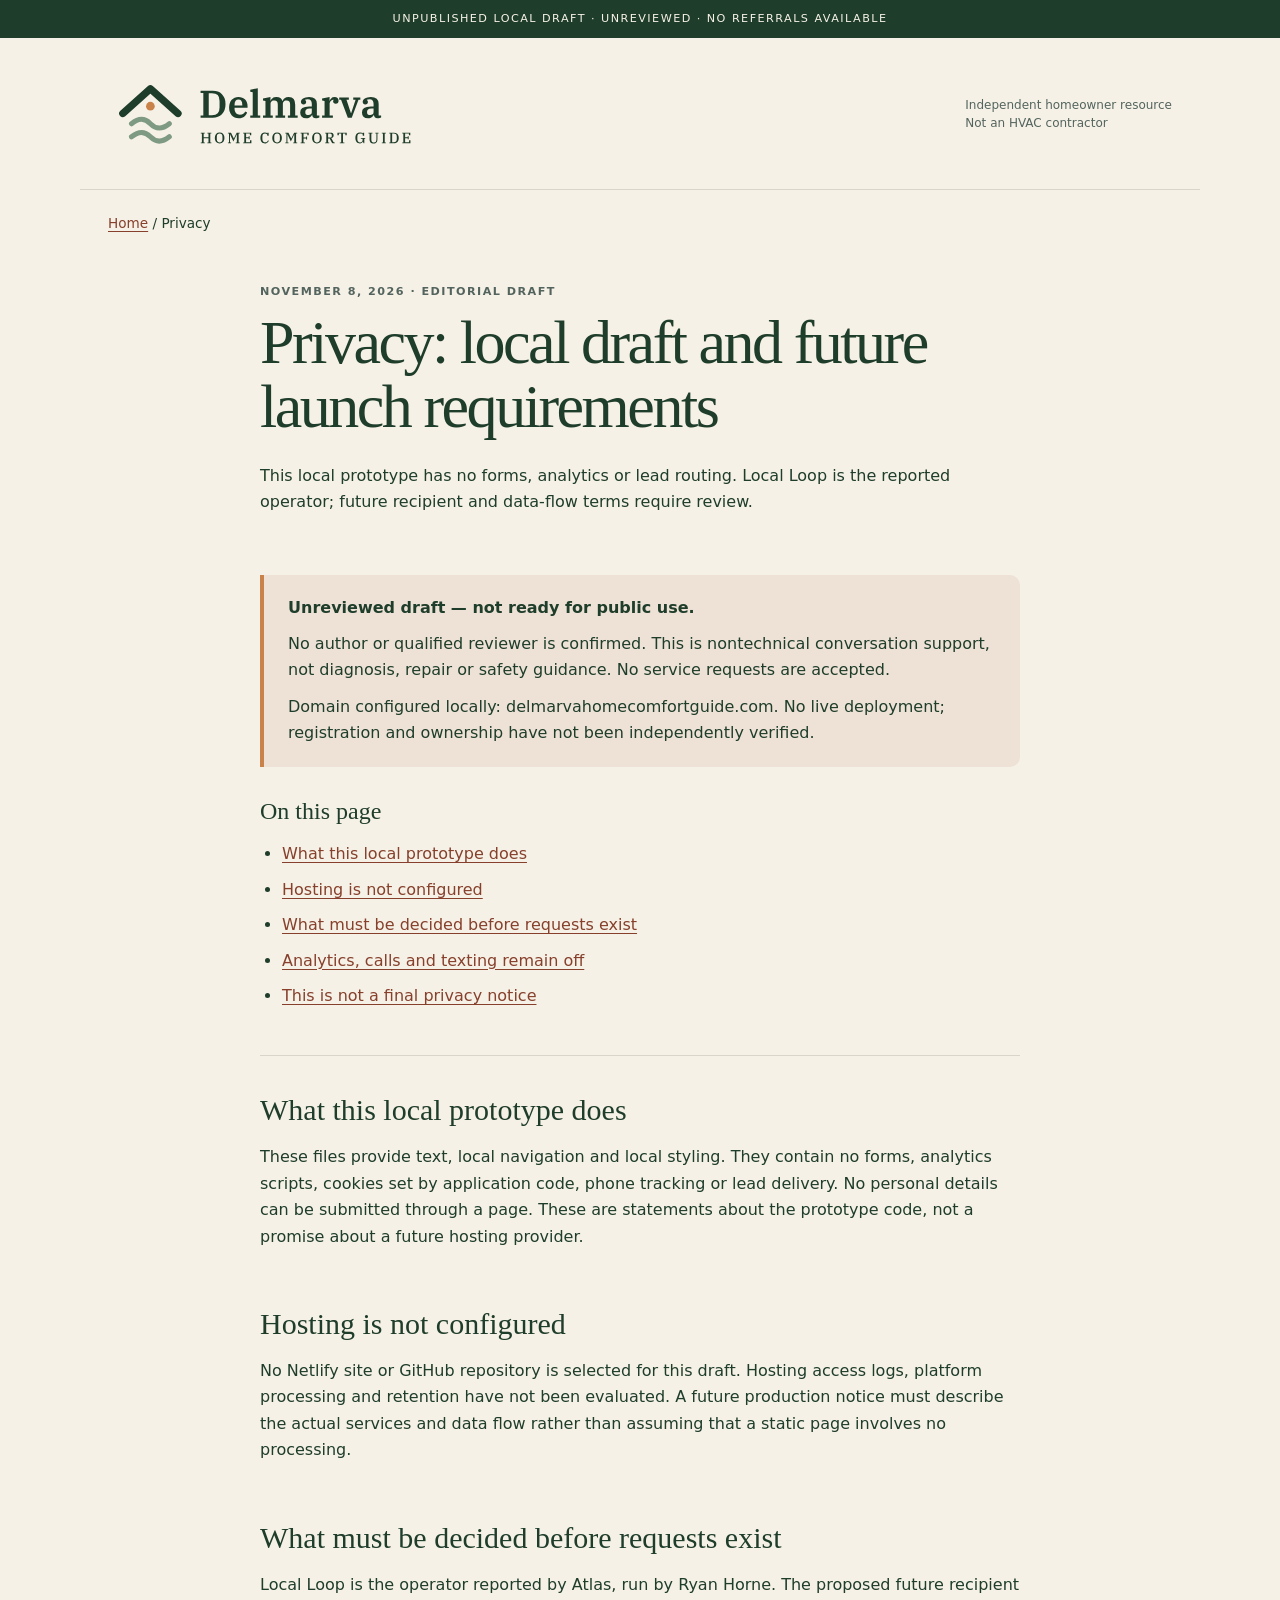
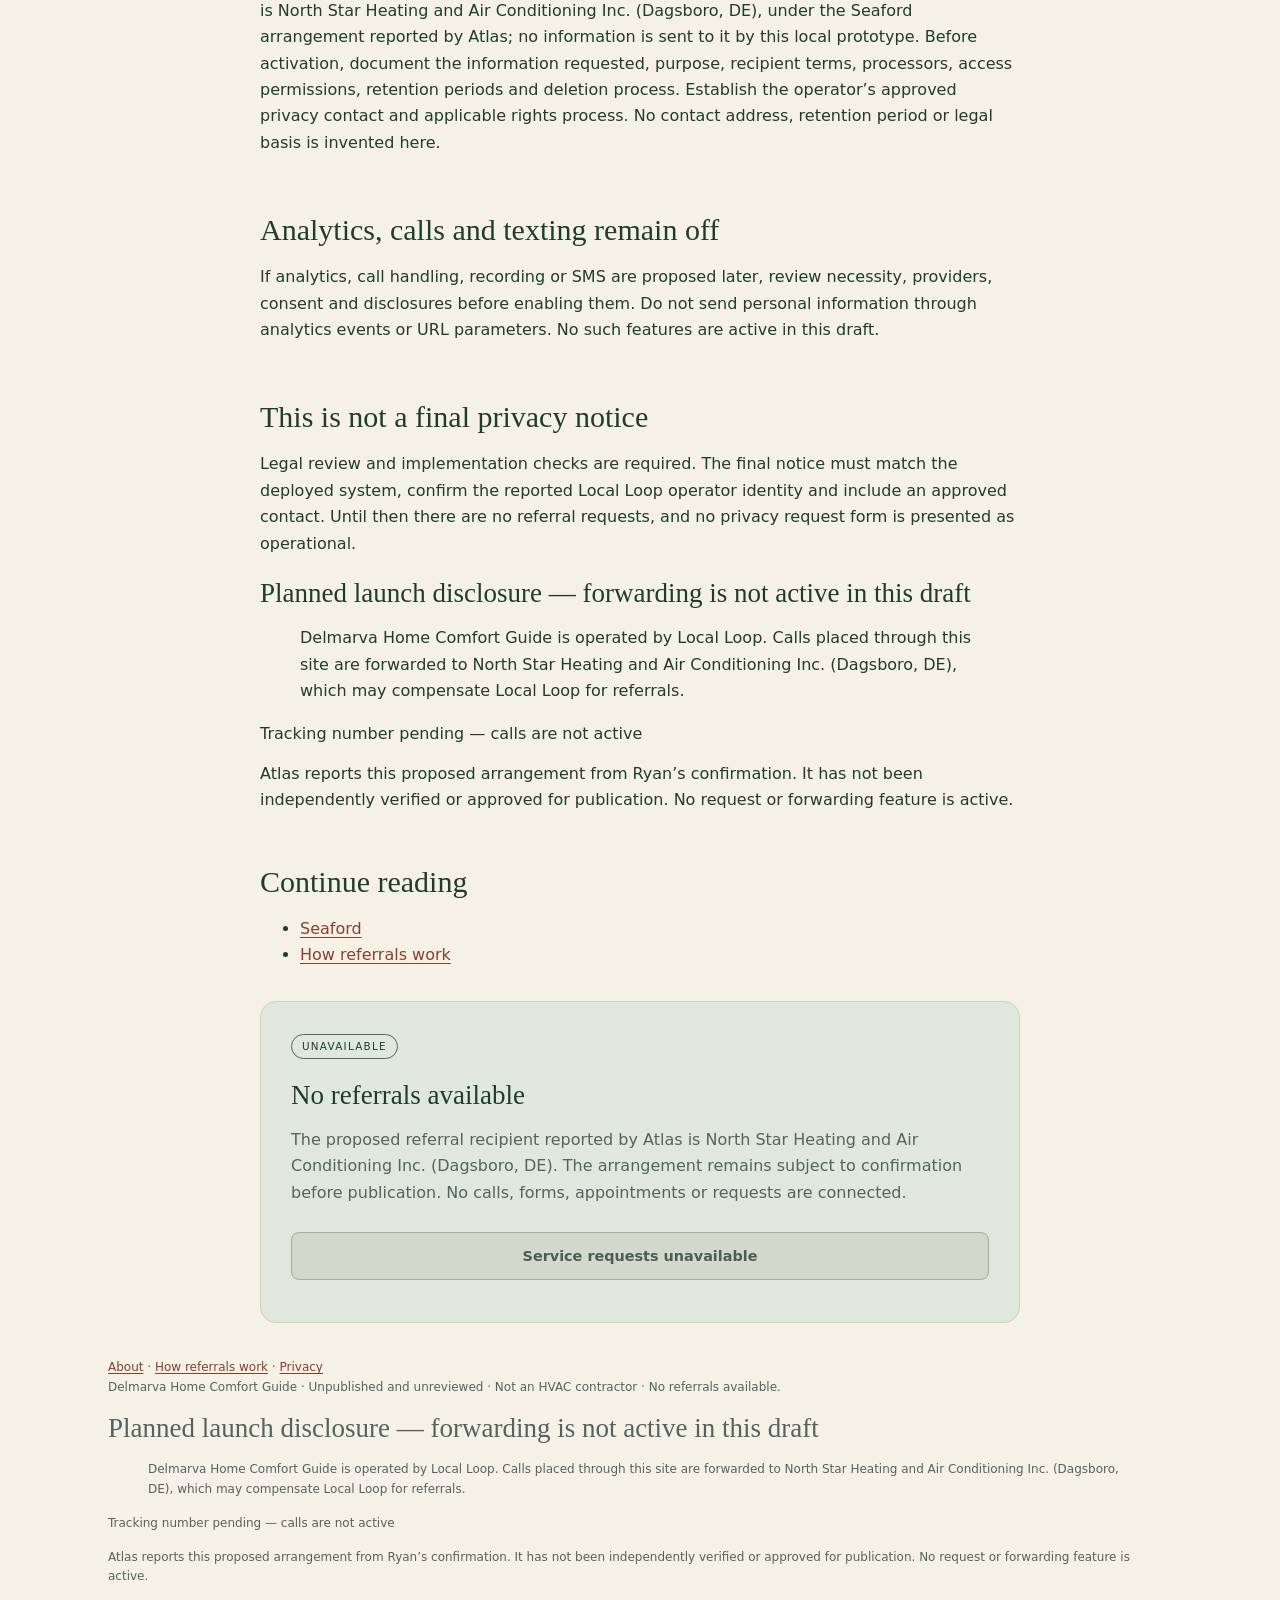
<file: public/privacy/index.html>
<!doctype html><html lang="en"><head><meta charset="utf-8"><meta name="viewport" content="width=device-width,initial-scale=1"><title>Privacy status of the local static draft</title><meta name="description" content="This local prototype has no forms, analytics or lead routing. Local Loop is the reported operator; future recipient and data-flow terms require review."><meta name="robots" content="noindex,nofollow"><link rel="canonical" href="https://delmarvahomecomfortguide.com/privacy/"><link rel="stylesheet" href="../styles.css"><script type="application/ld+json">{"@context": "https://schema.org", "@graph": [{"@type": "WebPage", "@id": "https://delmarvahomecomfortguide.com/privacy/#page", "url": "https://delmarvahomecomfortguide.com/privacy/", "name": "Privacy: local draft and future launch requirements", "description": "This local prototype has no forms, analytics or lead routing. Local Loop is the reported operator; future recipient and data-flow terms require review."}, {"@type": "BreadcrumbList", "itemListElement": [{"@type": "ListItem", "position": 1, "name": "Home", "item": "https://delmarvahomecomfortguide.com/"}, {"@type": "ListItem", "position": 2, "name": "Privacy", "item": "https://delmarvahomecomfortguide.com/privacy/"}]}, {"@type": "Organization", "@id": "https://delmarvahomecomfortguide.com/#local-loop", "name": "Local Loop"}]}</script><link rel="icon" href="../assets/brand/dhcg-favicon.svg" type="image/svg+xml"><link rel="alternate icon" href="../assets/brand/favicon.ico"></head><body><a class="skip-link" href="#content">Skip to content</a><div class="draft-bar">UNPUBLISHED LOCAL DRAFT · UNREVIEWED · NO REFERRALS AVAILABLE</div><header class="masthead"><a class="brand-link" href="../" aria-label="Delmarva Home Comfort Guide — draft home"><picture><source srcset="../assets/brand/dhcg-logo-horizontal.svg" type="image/svg+xml"><img class="brand-logo" src="../assets/brand/dhcg-logo-horizontal@2x.png" width="512" height="150" alt="Delmarva Home Comfort Guide"></picture></a><p class="brand-caption">Independent homeowner resource<br>Not an HVAC contractor</p></header><main id="content"><nav class="draft-nav" aria-label="Breadcrumb"><a href="../">Home</a> <span aria-hidden="true"> / </span><span aria-current="page">Privacy</span></nav><article class="hub"><header class="intro"><p class="eyebrow">November 8, 2026 · Editorial draft</p><h1>Privacy: local draft and future launch requirements</h1><p>This local prototype has no forms, analytics or lead routing. Local Loop is the reported operator; future recipient and data-flow terms require review.</p></header><aside class="review-note"><strong>Unreviewed draft — not ready for public use.</strong><p>No author or qualified reviewer is confirmed. This is nontechnical conversation support, not diagnosis, repair or safety guidance. No service requests are accepted.</p><p>Domain configured locally: delmarvahomecomfortguide.com. No live deployment; registration and ownership have not been independently verified.</p></aside><nav class="contents" aria-label="On this page"><h2>On this page</h2><ul><li><a href="#section-1">What this local prototype does</a></li><li><a href="#section-2">Hosting is not configured</a></li><li><a href="#section-3">What must be decided before requests exist</a></li><li><a href="#section-4">Analytics, calls and texting remain off</a></li><li><a href="#section-5">This is not a final privacy notice</a></li></ul></nav><section class="hub-section" id="section-1" aria-labelledby="heading-1"><h2 id="heading-1">What this local prototype does</h2><p>These files provide text, local navigation and local styling. They contain no forms, analytics scripts, cookies set by application code, phone tracking or lead delivery. No personal details can be submitted through a page. These are statements about the prototype code, not a promise about a future hosting provider.</p></section><section class="hub-section" id="section-2" aria-labelledby="heading-2"><h2 id="heading-2">Hosting is not configured</h2><p>No Netlify site or GitHub repository is selected for this draft. Hosting access logs, platform processing and retention have not been evaluated. A future production notice must describe the actual services and data flow rather than assuming that a static page involves no processing.</p></section><section class="hub-section" id="section-3" aria-labelledby="heading-3"><h2 id="heading-3">What must be decided before requests exist</h2><p>Local Loop is the operator reported by Atlas, run by Ryan Horne. The proposed future recipient is North Star Heating and Air Conditioning Inc. (Dagsboro, DE), under the Seaford arrangement reported by Atlas; no information is sent to it by this local prototype. Before activation, document the information requested, purpose, recipient terms, processors, access permissions, retention periods and deletion process. Establish the operator’s approved privacy contact and applicable rights process. No contact address, retention period or legal basis is invented here.</p></section><section class="hub-section" id="section-4" aria-labelledby="heading-4"><h2 id="heading-4">Analytics, calls and texting remain off</h2><p>If analytics, call handling, recording or SMS are proposed later, review necessity, providers, consent and disclosures before enabling them. Do not send personal information through analytics events or URL parameters. No such features are active in this draft.</p></section><section class="hub-section" id="section-5" aria-labelledby="heading-5"><h2 id="heading-5">This is not a final privacy notice</h2><p>Legal review and implementation checks are required. The final notice must match the deployed system, confirm the reported Local Loop operator identity and include an approved contact. Until then there are no referral requests, and no privacy request form is presented as operational.</p></section><section class="planned-disclosure" aria-label="Planned launch disclosure"><h2>Planned launch disclosure — forwarding is not active in this draft</h2><blockquote><p>Delmarva Home Comfort Guide is operated by Local Loop. Calls placed through this site are forwarded to North Star Heating and Air Conditioning Inc. (Dagsboro, DE), which may compensate Local Loop for referrals.</p></blockquote><p>Tracking number pending — calls are not active</p><p>Atlas reports this proposed arrangement from Ryan’s confirmation. It has not been independently verified or approved for publication. No request or forwarding feature is active.</p></section><section class="hub-section"><h2>Continue reading</h2><ul><li><a href="../areas/seaford-de/">Seaford</a></li><li><a href="../how-referrals-work/">How referrals work</a></li></ul></section><section class="help"><span class="status">UNAVAILABLE</span><h2>No referrals available</h2><p>The proposed referral recipient reported by Atlas is North Star Heating and Air Conditioning Inc. (Dagsboro, DE). The arrangement remains subject to confirmation before publication. No calls, forms, appointments or requests are connected.</p><button type="button" disabled>Service requests unavailable</button></section></article></main><footer><nav aria-label="Information"><a href="../about/">About</a> · <a href="../how-referrals-work/">How referrals work</a> · <a href="./">Privacy</a></nav><p>Delmarva Home Comfort Guide · Unpublished and unreviewed · Not an HVAC contractor · No referrals available.</p><section class="planned-disclosure" aria-label="Planned launch disclosure"><h2>Planned launch disclosure — forwarding is not active in this draft</h2><blockquote><p>Delmarva Home Comfort Guide is operated by Local Loop. Calls placed through this site are forwarded to North Star Heating and Air Conditioning Inc. (Dagsboro, DE), which may compensate Local Loop for referrals.</p></blockquote><p>Tracking number pending — calls are not active</p><p>Atlas reports this proposed arrangement from Ryan’s confirmation. It has not been independently verified or approved for publication. No request or forwarding feature is active.</p></section></footer></body></html>
</file>
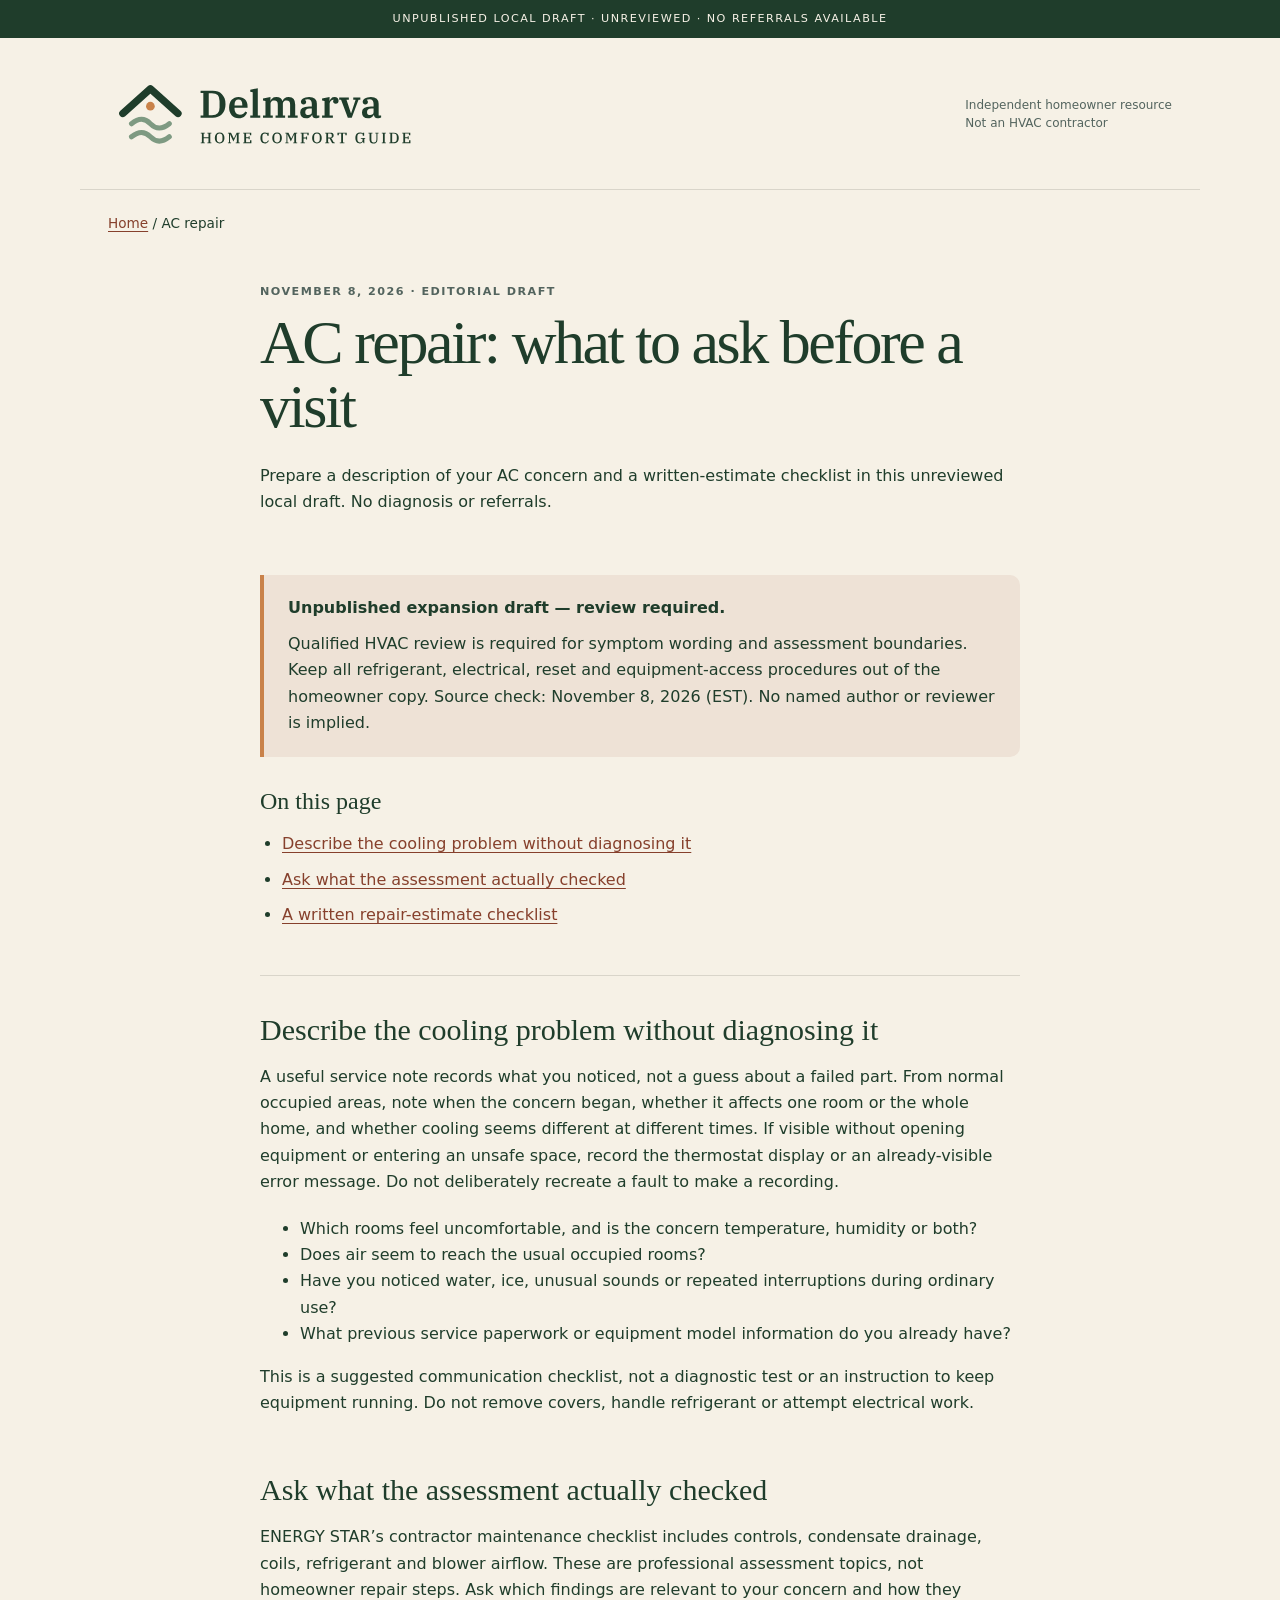
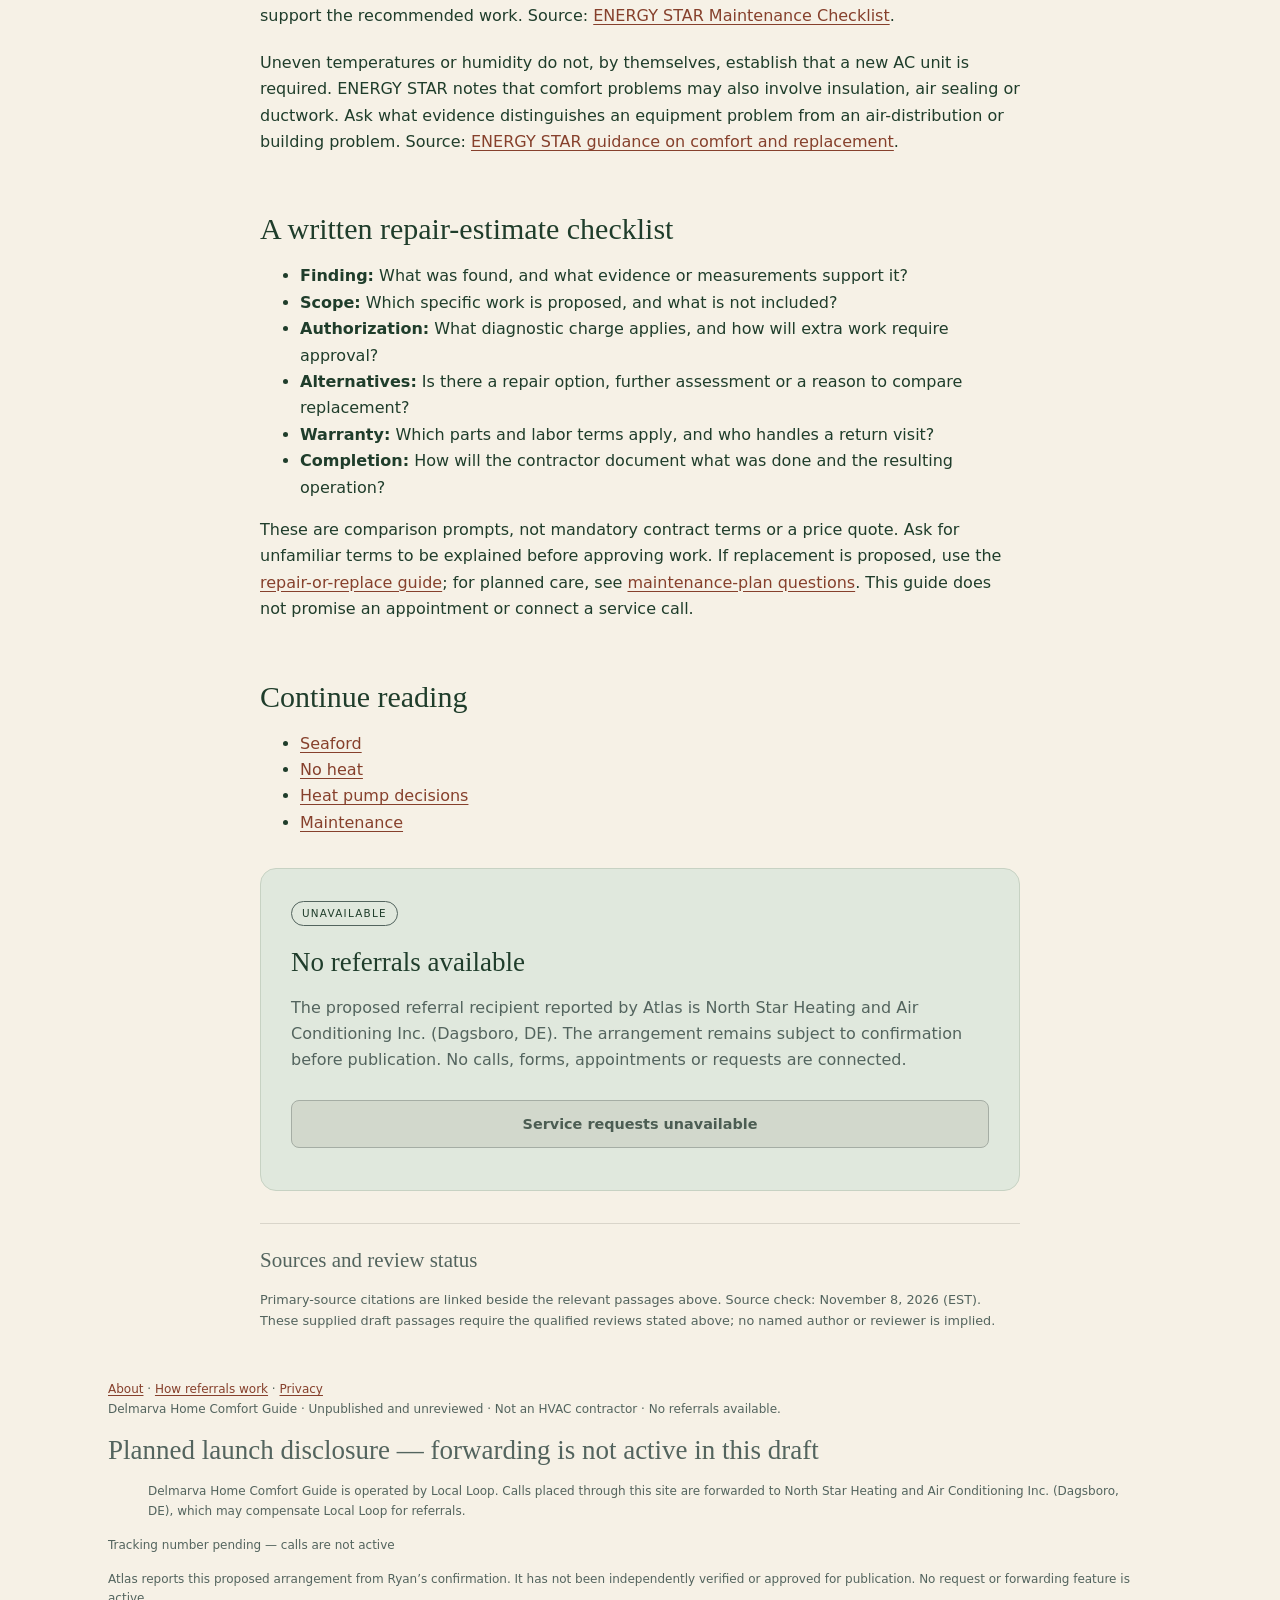
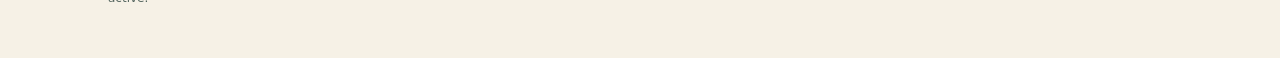
<file: public/ac/repair/index.html>
<!doctype html><html lang="en"><head><meta charset="utf-8"><meta name="viewport" content="width=device-width,initial-scale=1"><title>AC repair questions before a visit — draft</title><meta name="description" content="Prepare a description of your AC concern and a written-estimate checklist in this unreviewed local draft. No diagnosis or referrals."><meta name="robots" content="noindex,nofollow"><link rel="canonical" href="https://delmarvahomecomfortguide.com/ac/repair/"><link rel="stylesheet" href="../../styles.css"><script type="application/ld+json">{"@context": "https://schema.org", "@graph": [{"@type": "WebPage", "@id": "https://delmarvahomecomfortguide.com/ac/repair/#page", "url": "https://delmarvahomecomfortguide.com/ac/repair/", "name": "AC repair: what to ask before a visit", "description": "Prepare a description of your AC concern and a written-estimate checklist in this unreviewed local draft. No diagnosis or referrals."}, {"@type": "BreadcrumbList", "itemListElement": [{"@type": "ListItem", "position": 1, "name": "Home", "item": "https://delmarvahomecomfortguide.com/"}, {"@type": "ListItem", "position": 2, "name": "AC repair", "item": "https://delmarvahomecomfortguide.com/ac/repair/"}]}, {"@type": "Organization", "@id": "https://delmarvahomecomfortguide.com/#local-loop", "name": "Local Loop"}]}</script><link rel="icon" href="../../assets/brand/dhcg-favicon.svg" type="image/svg+xml"><link rel="alternate icon" href="../../assets/brand/favicon.ico"></head><body><a class="skip-link" href="#content">Skip to content</a><div class="draft-bar">UNPUBLISHED LOCAL DRAFT · UNREVIEWED · NO REFERRALS AVAILABLE</div><header class="masthead"><a class="brand-link" href="../../" aria-label="Delmarva Home Comfort Guide — draft home"><picture><source srcset="../../assets/brand/dhcg-logo-horizontal.svg" type="image/svg+xml"><img class="brand-logo" src="../../assets/brand/dhcg-logo-horizontal@2x.png" width="512" height="150" alt="Delmarva Home Comfort Guide"></picture></a><p class="brand-caption">Independent homeowner resource<br>Not an HVAC contractor</p></header><main id="content"><nav class="draft-nav" aria-label="Breadcrumb"><a href="../../">Home</a> <span aria-hidden="true"> / </span><span aria-current="page">AC repair</span></nav><article class="hub"><header class="intro"><p class="eyebrow">November 8, 2026 · Editorial draft</p><h1>AC repair: what to ask before a visit</h1><p>Prepare a description of your AC concern and a written-estimate checklist in this unreviewed local draft. No diagnosis or referrals.</p></header><!-- HTML fragment for /ac/repair/; proposed additions/replacements, not a full page. Do not paste alongside contradictory draft sections. No new H1, scripts, forms, tracking or schema. -->
<aside class="review-note" aria-label="Editorial review required"><strong>Unpublished expansion draft — review required.</strong><p>Qualified HVAC review is required for symptom wording and assessment boundaries. Keep all refrigerant, electrical, reset and equipment-access procedures out of the homeowner copy. Source check: November 8, 2026 (EST). No named author or reviewer is implied.</p></aside>
<nav class="contents" aria-label="On this page"><h2>On this page</h2><ul><li><a href="#exp-ac-observations">Describe the cooling problem without diagnosing it</a></li><li><a href="#exp-ac-assessment">Ask what the assessment actually checked</a></li><li><a href="#exp-ac-estimate">A written repair-estimate checklist</a></li></ul></nav><section class="hub-section" id="exp-ac-observations" aria-labelledby="exp-ac-observations-heading">
<h2 id="exp-ac-observations-heading">Describe the cooling problem without diagnosing it</h2>
<p>A useful service note records what you noticed, not a guess about a failed part. From normal occupied areas, note when the concern began, whether it affects one room or the whole home, and whether cooling seems different at different times. If visible without opening equipment or entering an unsafe space, record the thermostat display or an already-visible error message. Do not deliberately recreate a fault to make a recording.</p><ul><li>Which rooms feel uncomfortable, and is the concern temperature, humidity or both?</li><li>Does air seem to reach the usual occupied rooms?</li><li>Have you noticed water, ice, unusual sounds or repeated interruptions during ordinary use?</li><li>What previous service paperwork or equipment model information do you already have?</li></ul><p>This is a suggested communication checklist, not a diagnostic test or an instruction to keep equipment running. Do not remove covers, handle refrigerant or attempt electrical work.</p>
</section>
<section class="hub-section" id="exp-ac-assessment" aria-labelledby="exp-ac-assessment-heading">
<h2 id="exp-ac-assessment-heading">Ask what the assessment actually checked</h2>
<p>ENERGY STAR’s contractor maintenance checklist includes controls, condensate drainage, coils, refrigerant and blower airflow. These are professional assessment topics, not homeowner repair steps. Ask which findings are relevant to your concern and how they support the recommended work. Source: <a href="https://www.energystar.gov/saveathome/heating-cooling/maintenance-checklist">ENERGY STAR Maintenance Checklist</a>.</p><p>Uneven temperatures or humidity do not, by themselves, establish that a new AC unit is required. ENERGY STAR notes that comfort problems may also involve insulation, air sealing or ductwork. Ask what evidence distinguishes an equipment problem from an air-distribution or building problem. Source: <a href="https://www.energystar.gov/products/energy_star_home_upgrade/clean_heating_cooling">ENERGY STAR guidance on comfort and replacement</a>.</p>
</section>
<section class="hub-section" id="exp-ac-estimate" aria-labelledby="exp-ac-estimate-heading">
<h2 id="exp-ac-estimate-heading">A written repair-estimate checklist</h2>
<ul><li><strong>Finding:</strong> What was found, and what evidence or measurements support it?</li><li><strong>Scope:</strong> Which specific work is proposed, and what is not included?</li><li><strong>Authorization:</strong> What diagnostic charge applies, and how will extra work require approval?</li><li><strong>Alternatives:</strong> Is there a repair option, further assessment or a reason to compare replacement?</li><li><strong>Warranty:</strong> Which parts and labor terms apply, and who handles a return visit?</li><li><strong>Completion:</strong> How will the contractor document what was done and the resulting operation?</li></ul><p>These are comparison prompts, not mandatory contract terms or a price quote. Ask for unfamiliar terms to be explained before approving work. If replacement is proposed, use the <a href="../../heat-pumps/repair-or-replace/">repair-or-replace guide</a>; for planned care, see <a href="../../maintenance/">maintenance-plan questions</a>. This guide does not promise an appointment or connect a service call.</p>
</section>
<section class="hub-section"><h2>Continue reading</h2><ul><li><a href="../../areas/seaford-de/">Seaford</a></li><li><a href="../../heating/no-heat/">No heat</a></li><li><a href="../../heat-pumps/repair-or-replace/">Heat pump decisions</a></li><li><a href="../../maintenance/">Maintenance</a></li></ul></section><section class="help"><span class="status">UNAVAILABLE</span><h2>No referrals available</h2><p>The proposed referral recipient reported by Atlas is North Star Heating and Air Conditioning Inc. (Dagsboro, DE). The arrangement remains subject to confirmation before publication. No calls, forms, appointments or requests are connected.</p><button type="button" disabled>Service requests unavailable</button></section><aside class="provenance"><h2>Sources and review status</h2><p>Primary-source citations are linked beside the relevant passages above. Source check: November 8, 2026 (EST). These supplied draft passages require the qualified reviews stated above; no named author or reviewer is implied.</p></aside></article></main><footer><nav aria-label="Information"><a href="../../about/">About</a> · <a href="../../how-referrals-work/">How referrals work</a> · <a href="../../privacy/">Privacy</a></nav><p>Delmarva Home Comfort Guide · Unpublished and unreviewed · Not an HVAC contractor · No referrals available.</p><section class="planned-disclosure" aria-label="Planned launch disclosure"><h2>Planned launch disclosure — forwarding is not active in this draft</h2><blockquote><p>Delmarva Home Comfort Guide is operated by Local Loop. Calls placed through this site are forwarded to North Star Heating and Air Conditioning Inc. (Dagsboro, DE), which may compensate Local Loop for referrals.</p></blockquote><p>Tracking number pending — calls are not active</p><p>Atlas reports this proposed arrangement from Ryan’s confirmation. It has not been independently verified or approved for publication. No request or forwarding feature is active.</p></section></footer></body></html>
</file>
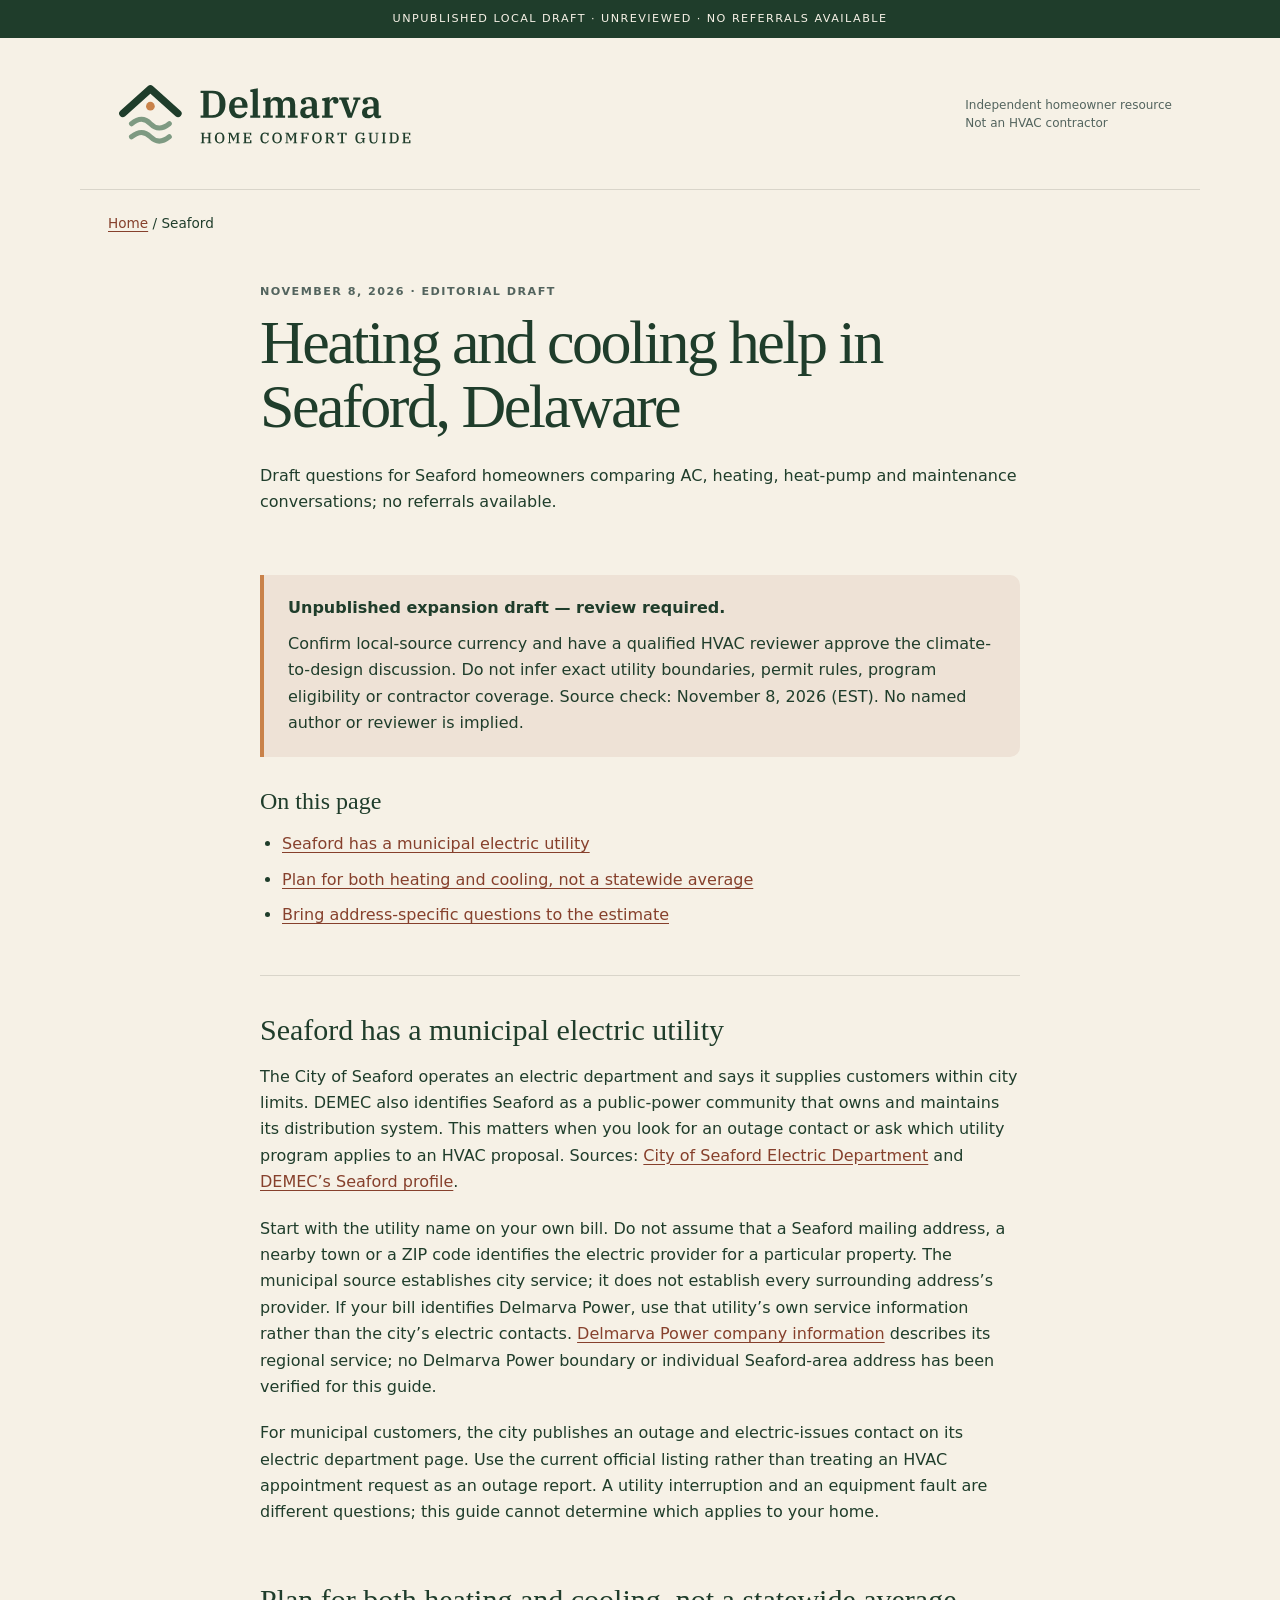
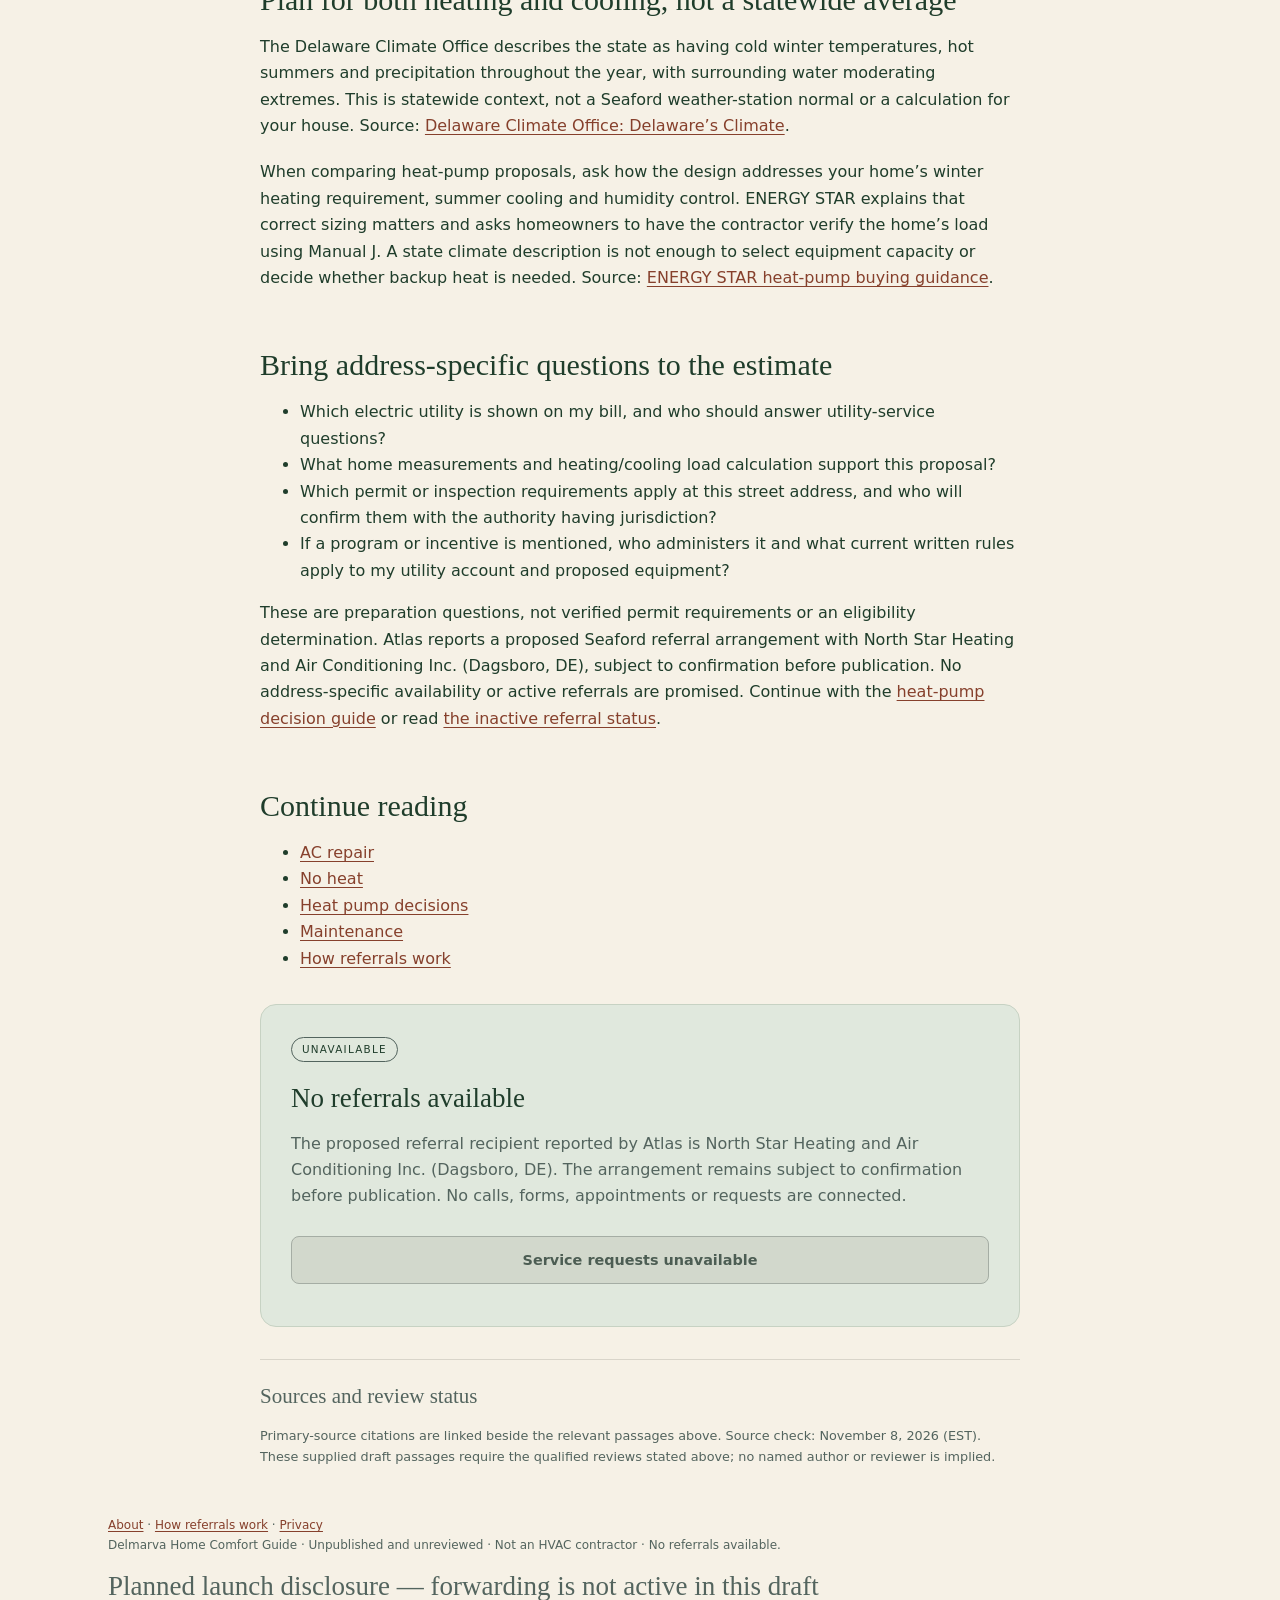
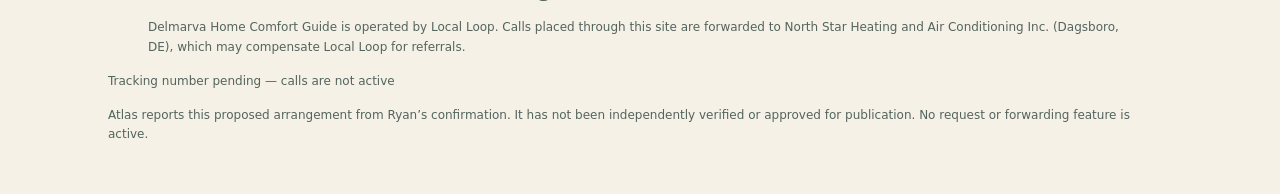
<file: public/areas/seaford-de/index.html>
<!doctype html><html lang="en"><head><meta charset="utf-8"><meta name="viewport" content="width=device-width,initial-scale=1"><title>HVAC in Seaford, DE: Repair &amp; Replacement Guide — draft</title><meta name="description" content="Draft questions for Seaford homeowners comparing AC, heating, heat-pump and maintenance conversations; no referrals available."><meta name="robots" content="noindex,nofollow"><link rel="canonical" href="https://delmarvahomecomfortguide.com/areas/seaford-de/"><link rel="stylesheet" href="../../styles.css"><script type="application/ld+json">{"@context": "https://schema.org", "@graph": [{"@type": "WebPage", "@id": "https://delmarvahomecomfortguide.com/areas/seaford-de/#page", "url": "https://delmarvahomecomfortguide.com/areas/seaford-de/", "name": "Heating and cooling help in Seaford, Delaware", "description": "Draft questions for Seaford homeowners comparing AC, heating, heat-pump and maintenance conversations; no referrals available."}, {"@type": "BreadcrumbList", "itemListElement": [{"@type": "ListItem", "position": 1, "name": "Home", "item": "https://delmarvahomecomfortguide.com/"}, {"@type": "ListItem", "position": 2, "name": "Seaford", "item": "https://delmarvahomecomfortguide.com/areas/seaford-de/"}]}, {"@type": "Organization", "@id": "https://delmarvahomecomfortguide.com/#local-loop", "name": "Local Loop"}]}</script><link rel="icon" href="../../assets/brand/dhcg-favicon.svg" type="image/svg+xml"><link rel="alternate icon" href="../../assets/brand/favicon.ico"></head><body><a class="skip-link" href="#content">Skip to content</a><div class="draft-bar">UNPUBLISHED LOCAL DRAFT · UNREVIEWED · NO REFERRALS AVAILABLE</div><header class="masthead"><a class="brand-link" href="../../" aria-label="Delmarva Home Comfort Guide — draft home"><picture><source srcset="../../assets/brand/dhcg-logo-horizontal.svg" type="image/svg+xml"><img class="brand-logo" src="../../assets/brand/dhcg-logo-horizontal@2x.png" width="512" height="150" alt="Delmarva Home Comfort Guide"></picture></a><p class="brand-caption">Independent homeowner resource<br>Not an HVAC contractor</p></header><main id="content"><nav class="draft-nav" aria-label="Breadcrumb"><a href="../../">Home</a> <span aria-hidden="true"> / </span><span aria-current="page">Seaford</span></nav><article class="hub"><header class="intro"><p class="eyebrow">November 8, 2026 · Editorial draft</p><h1>Heating and cooling help in Seaford, Delaware</h1><p>Draft questions for Seaford homeowners comparing AC, heating, heat-pump and maintenance conversations; no referrals available.</p></header><!-- HTML fragment for /areas/seaford-de/; proposed additions/replacements, not a full page. Do not paste alongside contradictory draft sections. No new H1, scripts, forms, tracking or schema. -->
<aside class="review-note" aria-label="Editorial review required"><strong>Unpublished expansion draft — review required.</strong><p>Confirm local-source currency and have a qualified HVAC reviewer approve the climate-to-design discussion. Do not infer exact utility boundaries, permit rules, program eligibility or contractor coverage. Source check: November 8, 2026 (EST). No named author or reviewer is implied.</p></aside>
<nav class="contents" aria-label="On this page"><h2>On this page</h2><ul><li><a href="#exp-seaford-electric">Seaford has a municipal electric utility</a></li><li><a href="#exp-seaford-weather">Plan for both heating and cooling, not a statewide average</a></li><li><a href="#exp-seaford-visit">Bring address-specific questions to the estimate</a></li></ul></nav><section class="hub-section" id="exp-seaford-electric" aria-labelledby="exp-seaford-electric-heading">
<h2 id="exp-seaford-electric-heading">Seaford has a municipal electric utility</h2>
<p>The City of Seaford operates an electric department and says it supplies customers within city limits. DEMEC also identifies Seaford as a public-power community that owns and maintains its distribution system. This matters when you look for an outage contact or ask which utility program applies to an HVAC proposal. Sources: <a href="https://www.seafordde.com/government/departments_offices/electric">City of Seaford Electric Department</a> and <a href="https://www.demecinc.net/economic-development/seaford/">DEMEC’s Seaford profile</a>.</p>
<p>Start with the utility name on your own bill. Do not assume that a Seaford mailing address, a nearby town or a ZIP code identifies the electric provider for a particular property. The municipal source establishes city service; it does not establish every surrounding address’s provider. If your bill identifies Delmarva Power, use that utility’s own service information rather than the city’s electric contacts. <a href="https://www.delmarva.com/about-us/company-information">Delmarva Power company information</a> describes its regional service; no Delmarva Power boundary or individual Seaford-area address has been verified for this guide.</p>
<p>For municipal customers, the city publishes an outage and electric-issues contact on its electric department page. Use the current official listing rather than treating an HVAC appointment request as an outage report. A utility interruption and an equipment fault are different questions; this guide cannot determine which applies to your home.</p>
</section>
<section class="hub-section" id="exp-seaford-weather" aria-labelledby="exp-seaford-weather-heading">
<h2 id="exp-seaford-weather-heading">Plan for both heating and cooling, not a statewide average</h2>
<p>The Delaware Climate Office describes the state as having cold winter temperatures, hot summers and precipitation throughout the year, with surrounding water moderating extremes. This is statewide context, not a Seaford weather-station normal or a calculation for your house. Source: <a href="https://climate.udel.edu/delawares-climate/">Delaware Climate Office: Delaware’s Climate</a>.</p>
<p>When comparing heat-pump proposals, ask how the design addresses your home’s winter heating requirement, summer cooling and humidity control. ENERGY STAR explains that correct sizing matters and asks homeowners to have the contractor verify the home’s load using Manual J. A state climate description is not enough to select equipment capacity or decide whether backup heat is needed. Source: <a href="https://www.energystar.gov/products/energy_star_home_upgrade/clean_heating_cooling">ENERGY STAR heat-pump buying guidance</a>.</p>
</section>
<section class="hub-section" id="exp-seaford-visit" aria-labelledby="exp-seaford-visit-heading">
<h2 id="exp-seaford-visit-heading">Bring address-specific questions to the estimate</h2>
<ul><li>Which electric utility is shown on my bill, and who should answer utility-service questions?</li><li>What home measurements and heating/cooling load calculation support this proposal?</li><li>Which permit or inspection requirements apply at this street address, and who will confirm them with the authority having jurisdiction?</li><li>If a program or incentive is mentioned, who administers it and what current written rules apply to my utility account and proposed equipment?</li></ul><p>These are preparation questions, not verified permit requirements or an eligibility determination. Atlas reports a proposed Seaford referral arrangement with North Star Heating and Air Conditioning Inc. (Dagsboro, DE), subject to confirmation before publication. No address-specific availability or active referrals are promised. Continue with the <a href="../../heat-pumps/repair-or-replace/">heat-pump decision guide</a> or read <a href="../../how-referrals-work/">the inactive referral status</a>.</p>
</section>
<section class="hub-section"><h2>Continue reading</h2><ul><li><a href="../../ac/repair/">AC repair</a></li><li><a href="../../heating/no-heat/">No heat</a></li><li><a href="../../heat-pumps/repair-or-replace/">Heat pump decisions</a></li><li><a href="../../maintenance/">Maintenance</a></li><li><a href="../../how-referrals-work/">How referrals work</a></li></ul></section><section class="help"><span class="status">UNAVAILABLE</span><h2>No referrals available</h2><p>The proposed referral recipient reported by Atlas is North Star Heating and Air Conditioning Inc. (Dagsboro, DE). The arrangement remains subject to confirmation before publication. No calls, forms, appointments or requests are connected.</p><button type="button" disabled>Service requests unavailable</button></section><aside class="provenance"><h2>Sources and review status</h2><p>Primary-source citations are linked beside the relevant passages above. Source check: November 8, 2026 (EST). These supplied draft passages require the qualified reviews stated above; no named author or reviewer is implied.</p></aside></article></main><footer><nav aria-label="Information"><a href="../../about/">About</a> · <a href="../../how-referrals-work/">How referrals work</a> · <a href="../../privacy/">Privacy</a></nav><p>Delmarva Home Comfort Guide · Unpublished and unreviewed · Not an HVAC contractor · No referrals available.</p><section class="planned-disclosure" aria-label="Planned launch disclosure"><h2>Planned launch disclosure — forwarding is not active in this draft</h2><blockquote><p>Delmarva Home Comfort Guide is operated by Local Loop. Calls placed through this site are forwarded to North Star Heating and Air Conditioning Inc. (Dagsboro, DE), which may compensate Local Loop for referrals.</p></blockquote><p>Tracking number pending — calls are not active</p><p>Atlas reports this proposed arrangement from Ryan’s confirmation. It has not been independently verified or approved for publication. No request or forwarding feature is active.</p></section></footer></body></html>
</file>
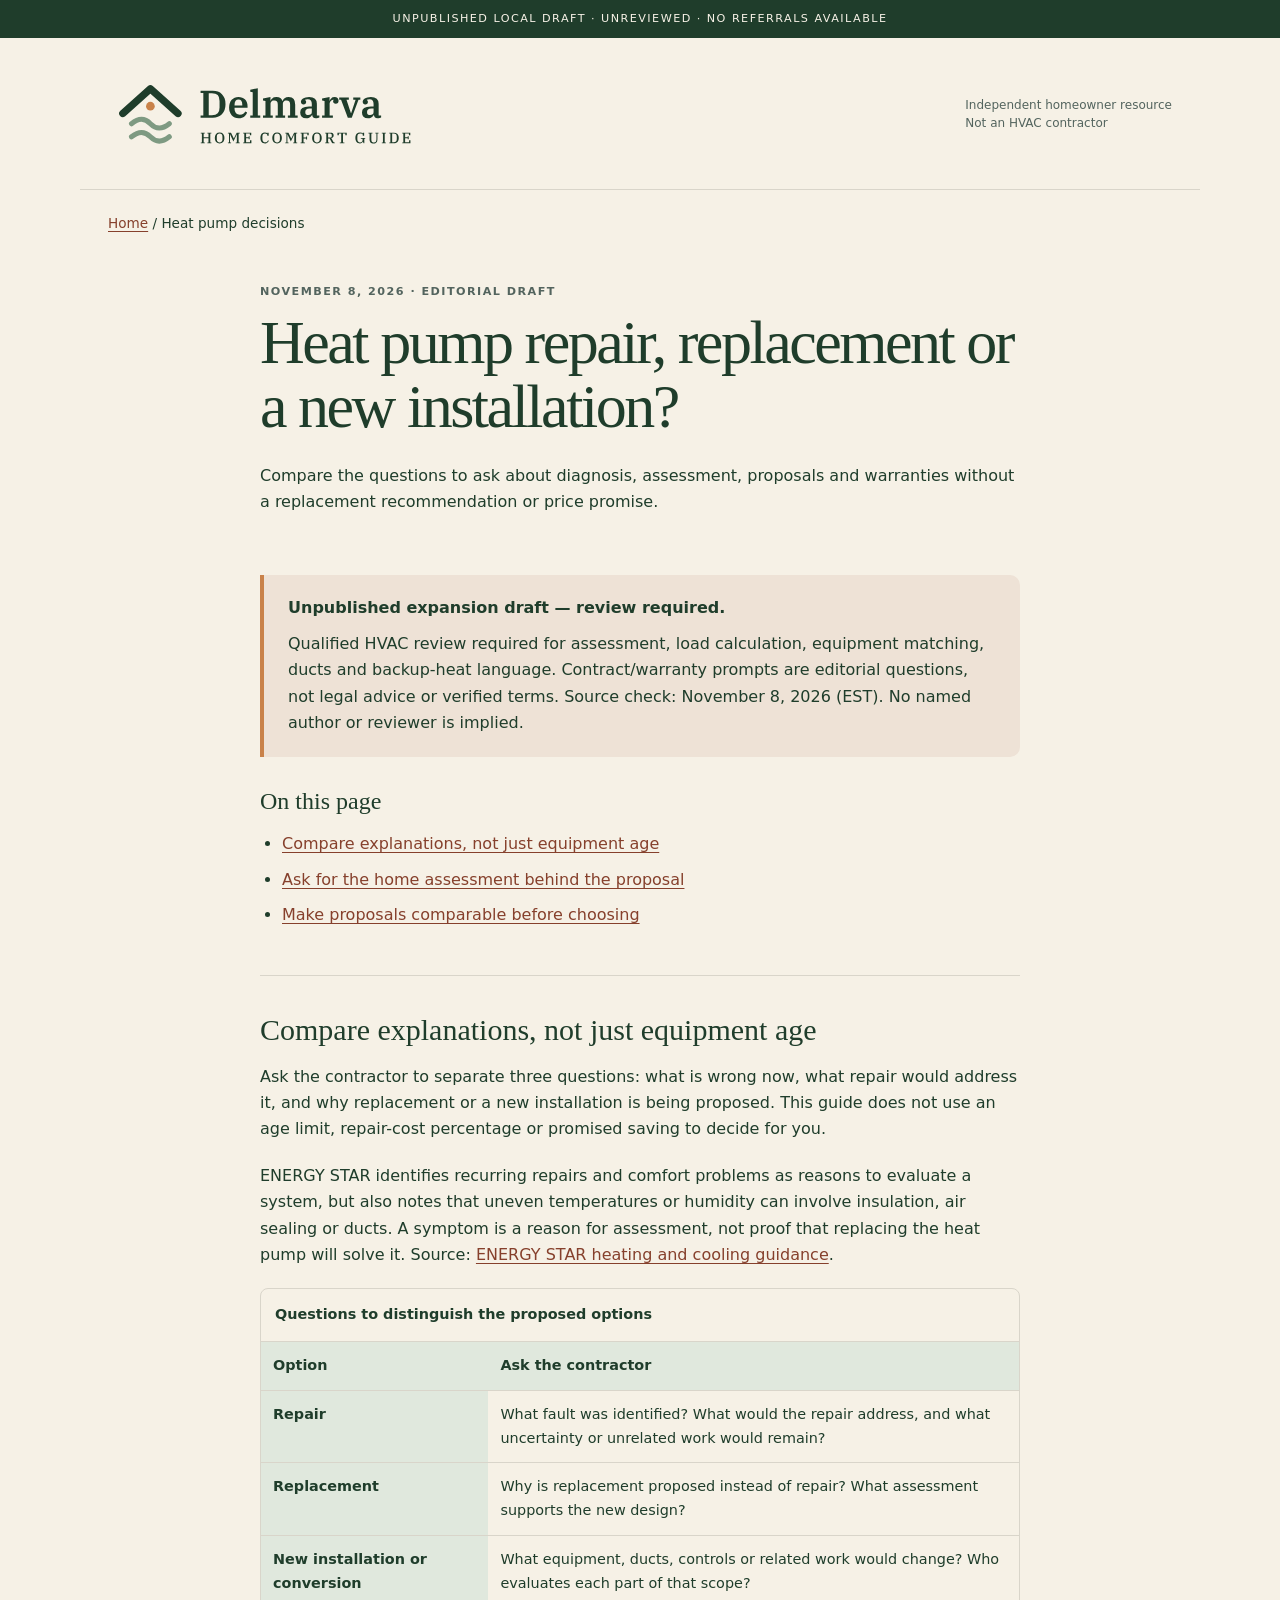
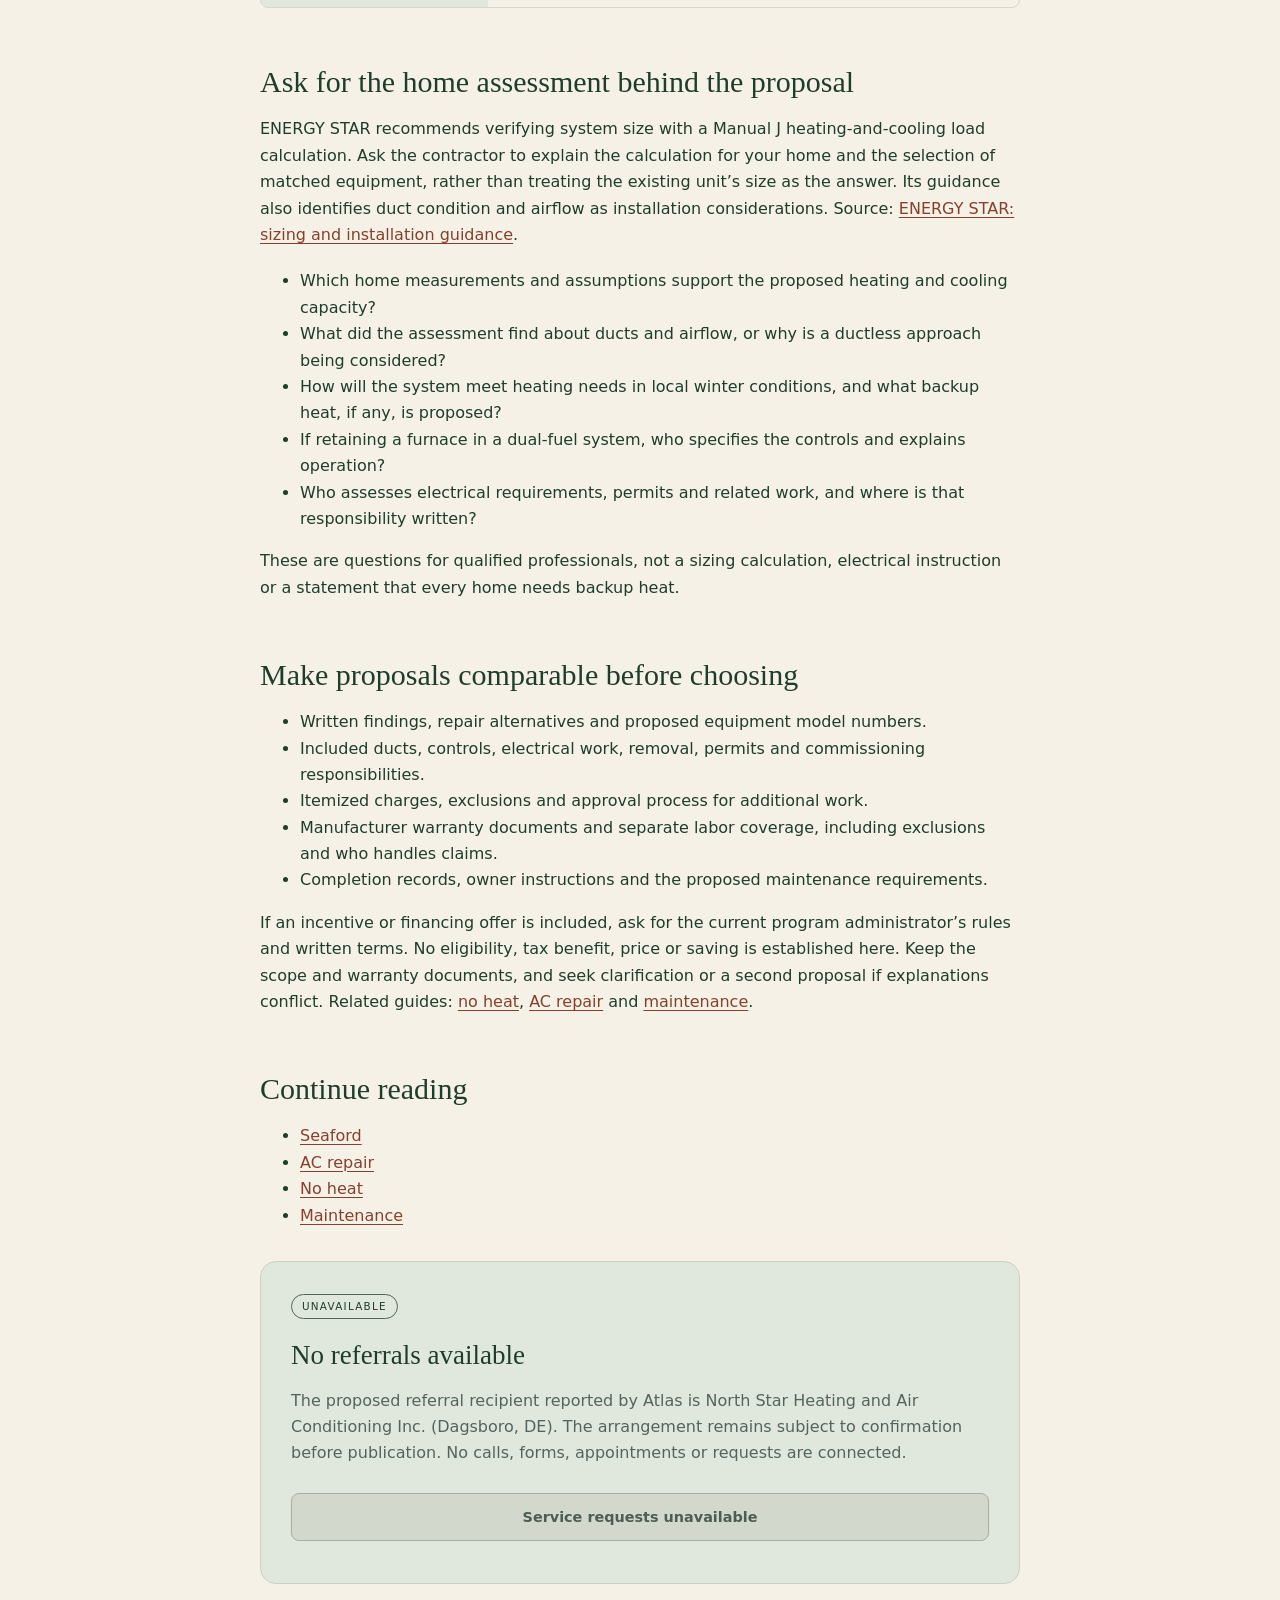
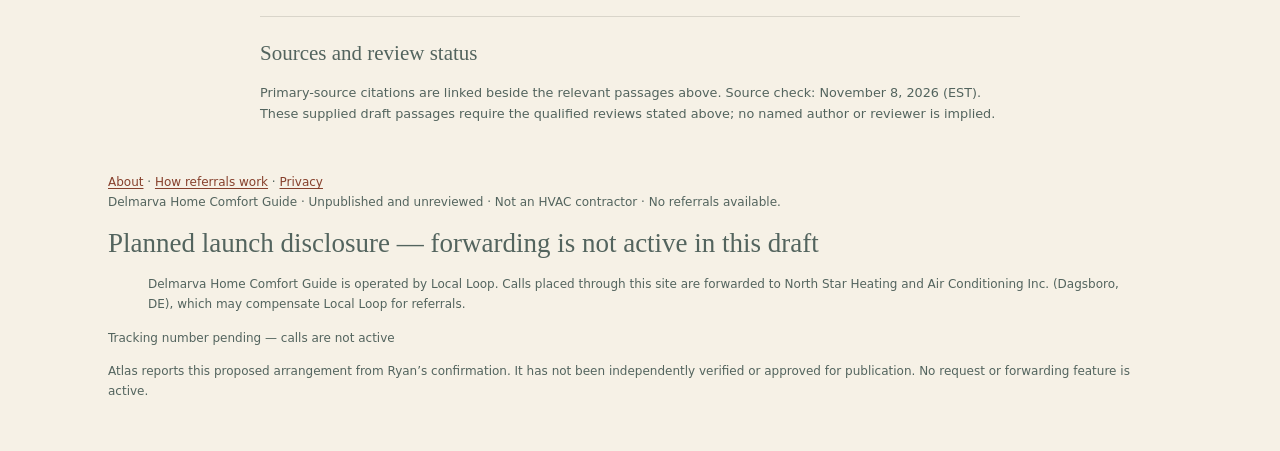
<file: public/heat-pumps/repair-or-replace/index.html>
<!doctype html><html lang="en"><head><meta charset="utf-8"><meta name="viewport" content="width=device-width,initial-scale=1"><title>Heat pump repair or replacement questions — draft</title><meta name="description" content="Compare the questions to ask about diagnosis, assessment, proposals and warranties without a replacement recommendation or price promise."><meta name="robots" content="noindex,nofollow"><link rel="canonical" href="https://delmarvahomecomfortguide.com/heat-pumps/repair-or-replace/"><link rel="stylesheet" href="../../styles.css"><script type="application/ld+json">{"@context": "https://schema.org", "@graph": [{"@type": "WebPage", "@id": "https://delmarvahomecomfortguide.com/heat-pumps/repair-or-replace/#page", "url": "https://delmarvahomecomfortguide.com/heat-pumps/repair-or-replace/", "name": "Heat pump repair, replacement or a new installation?", "description": "Compare the questions to ask about diagnosis, assessment, proposals and warranties without a replacement recommendation or price promise."}, {"@type": "BreadcrumbList", "itemListElement": [{"@type": "ListItem", "position": 1, "name": "Home", "item": "https://delmarvahomecomfortguide.com/"}, {"@type": "ListItem", "position": 2, "name": "Heat pump decisions", "item": "https://delmarvahomecomfortguide.com/heat-pumps/repair-or-replace/"}]}, {"@type": "Organization", "@id": "https://delmarvahomecomfortguide.com/#local-loop", "name": "Local Loop"}]}</script><link rel="icon" href="../../assets/brand/dhcg-favicon.svg" type="image/svg+xml"><link rel="alternate icon" href="../../assets/brand/favicon.ico"></head><body><a class="skip-link" href="#content">Skip to content</a><div class="draft-bar">UNPUBLISHED LOCAL DRAFT · UNREVIEWED · NO REFERRALS AVAILABLE</div><header class="masthead"><a class="brand-link" href="../../" aria-label="Delmarva Home Comfort Guide — draft home"><picture><source srcset="../../assets/brand/dhcg-logo-horizontal.svg" type="image/svg+xml"><img class="brand-logo" src="../../assets/brand/dhcg-logo-horizontal@2x.png" width="512" height="150" alt="Delmarva Home Comfort Guide"></picture></a><p class="brand-caption">Independent homeowner resource<br>Not an HVAC contractor</p></header><main id="content"><nav class="draft-nav" aria-label="Breadcrumb"><a href="../../">Home</a> <span aria-hidden="true"> / </span><span aria-current="page">Heat pump decisions</span></nav><article class="hub"><header class="intro"><p class="eyebrow">November 8, 2026 · Editorial draft</p><h1>Heat pump repair, replacement or a new installation?</h1><p>Compare the questions to ask about diagnosis, assessment, proposals and warranties without a replacement recommendation or price promise.</p></header><!-- HTML fragment for /heat-pumps/repair-or-replace/; proposed additions/replacements, not a full page. Do not paste alongside contradictory draft sections. No new H1, scripts, forms, tracking or schema. -->
<aside class="review-note" aria-label="Editorial review required"><strong>Unpublished expansion draft — review required.</strong><p>Qualified HVAC review required for assessment, load calculation, equipment matching, ducts and backup-heat language. Contract/warranty prompts are editorial questions, not legal advice or verified terms. Source check: November 8, 2026 (EST). No named author or reviewer is implied.</p></aside>
<nav class="contents" aria-label="On this page"><h2>On this page</h2><ul><li><a href="#exp-hp-options">Compare explanations, not just equipment age</a></li><li><a href="#exp-hp-design">Ask for the home assessment behind the proposal</a></li><li><a href="#exp-hp-documents">Make proposals comparable before choosing</a></li></ul></nav><section class="hub-section" id="exp-hp-options" aria-labelledby="exp-hp-options-heading">
<h2 id="exp-hp-options-heading">Compare explanations, not just equipment age</h2>
<p>Ask the contractor to separate three questions: what is wrong now, what repair would address it, and why replacement or a new installation is being proposed. This guide does not use an age limit, repair-cost percentage or promised saving to decide for you.</p><p>ENERGY STAR identifies recurring repairs and comfort problems as reasons to evaluate a system, but also notes that uneven temperatures or humidity can involve insulation, air sealing or ducts. A symptom is a reason for assessment, not proof that replacing the heat pump will solve it. Source: <a href="https://www.energystar.gov/products/energy_star_home_upgrade/clean_heating_cooling">ENERGY STAR heating and cooling guidance</a>.</p><div class="table-scroll"><table><caption>Questions to distinguish the proposed options</caption><thead><tr><th scope="col">Option</th><th scope="col">Ask the contractor</th></tr></thead><tbody><tr><th scope="row">Repair</th><td>What fault was identified? What would the repair address, and what uncertainty or unrelated work would remain?</td></tr><tr><th scope="row">Replacement</th><td>Why is replacement proposed instead of repair? What assessment supports the new design?</td></tr><tr><th scope="row">New installation or conversion</th><td>What equipment, ducts, controls or related work would change? Who evaluates each part of that scope?</td></tr></tbody></table></div>
</section>
<section class="hub-section" id="exp-hp-design" aria-labelledby="exp-hp-design-heading">
<h2 id="exp-hp-design-heading">Ask for the home assessment behind the proposal</h2>
<p>ENERGY STAR recommends verifying system size with a Manual J heating-and-cooling load calculation. Ask the contractor to explain the calculation for your home and the selection of matched equipment, rather than treating the existing unit’s size as the answer. Its guidance also identifies duct condition and airflow as installation considerations. Source: <a href="https://www.energystar.gov/products/energy_star_home_upgrade/clean_heating_cooling">ENERGY STAR: sizing and installation guidance</a>.</p><ul><li>Which home measurements and assumptions support the proposed heating and cooling capacity?</li><li>What did the assessment find about ducts and airflow, or why is a ductless approach being considered?</li><li>How will the system meet heating needs in local winter conditions, and what backup heat, if any, is proposed?</li><li>If retaining a furnace in a dual-fuel system, who specifies the controls and explains operation?</li><li>Who assesses electrical requirements, permits and related work, and where is that responsibility written?</li></ul><p>These are questions for qualified professionals, not a sizing calculation, electrical instruction or a statement that every home needs backup heat.</p>
</section>
<section class="hub-section" id="exp-hp-documents" aria-labelledby="exp-hp-documents-heading">
<h2 id="exp-hp-documents-heading">Make proposals comparable before choosing</h2>
<ul><li>Written findings, repair alternatives and proposed equipment model numbers.</li><li>Included ducts, controls, electrical work, removal, permits and commissioning responsibilities.</li><li>Itemized charges, exclusions and approval process for additional work.</li><li>Manufacturer warranty documents and separate labor coverage, including exclusions and who handles claims.</li><li>Completion records, owner instructions and the proposed maintenance requirements.</li></ul><p>If an incentive or financing offer is included, ask for the current program administrator’s rules and written terms. No eligibility, tax benefit, price or saving is established here. Keep the scope and warranty documents, and seek clarification or a second proposal if explanations conflict. Related guides: <a href="../../heating/no-heat/">no heat</a>, <a href="../../ac/repair/">AC repair</a> and <a href="../../maintenance/">maintenance</a>.</p>
</section>
<section class="hub-section"><h2>Continue reading</h2><ul><li><a href="../../areas/seaford-de/">Seaford</a></li><li><a href="../../ac/repair/">AC repair</a></li><li><a href="../../heating/no-heat/">No heat</a></li><li><a href="../../maintenance/">Maintenance</a></li></ul></section><section class="help"><span class="status">UNAVAILABLE</span><h2>No referrals available</h2><p>The proposed referral recipient reported by Atlas is North Star Heating and Air Conditioning Inc. (Dagsboro, DE). The arrangement remains subject to confirmation before publication. No calls, forms, appointments or requests are connected.</p><button type="button" disabled>Service requests unavailable</button></section><aside class="provenance"><h2>Sources and review status</h2><p>Primary-source citations are linked beside the relevant passages above. Source check: November 8, 2026 (EST). These supplied draft passages require the qualified reviews stated above; no named author or reviewer is implied.</p></aside></article></main><footer><nav aria-label="Information"><a href="../../about/">About</a> · <a href="../../how-referrals-work/">How referrals work</a> · <a href="../../privacy/">Privacy</a></nav><p>Delmarva Home Comfort Guide · Unpublished and unreviewed · Not an HVAC contractor · No referrals available.</p><section class="planned-disclosure" aria-label="Planned launch disclosure"><h2>Planned launch disclosure — forwarding is not active in this draft</h2><blockquote><p>Delmarva Home Comfort Guide is operated by Local Loop. Calls placed through this site are forwarded to North Star Heating and Air Conditioning Inc. (Dagsboro, DE), which may compensate Local Loop for referrals.</p></blockquote><p>Tracking number pending — calls are not active</p><p>Atlas reports this proposed arrangement from Ryan’s confirmation. It has not been independently verified or approved for publication. No request or forwarding feature is active.</p></section></footer></body></html>
</file>
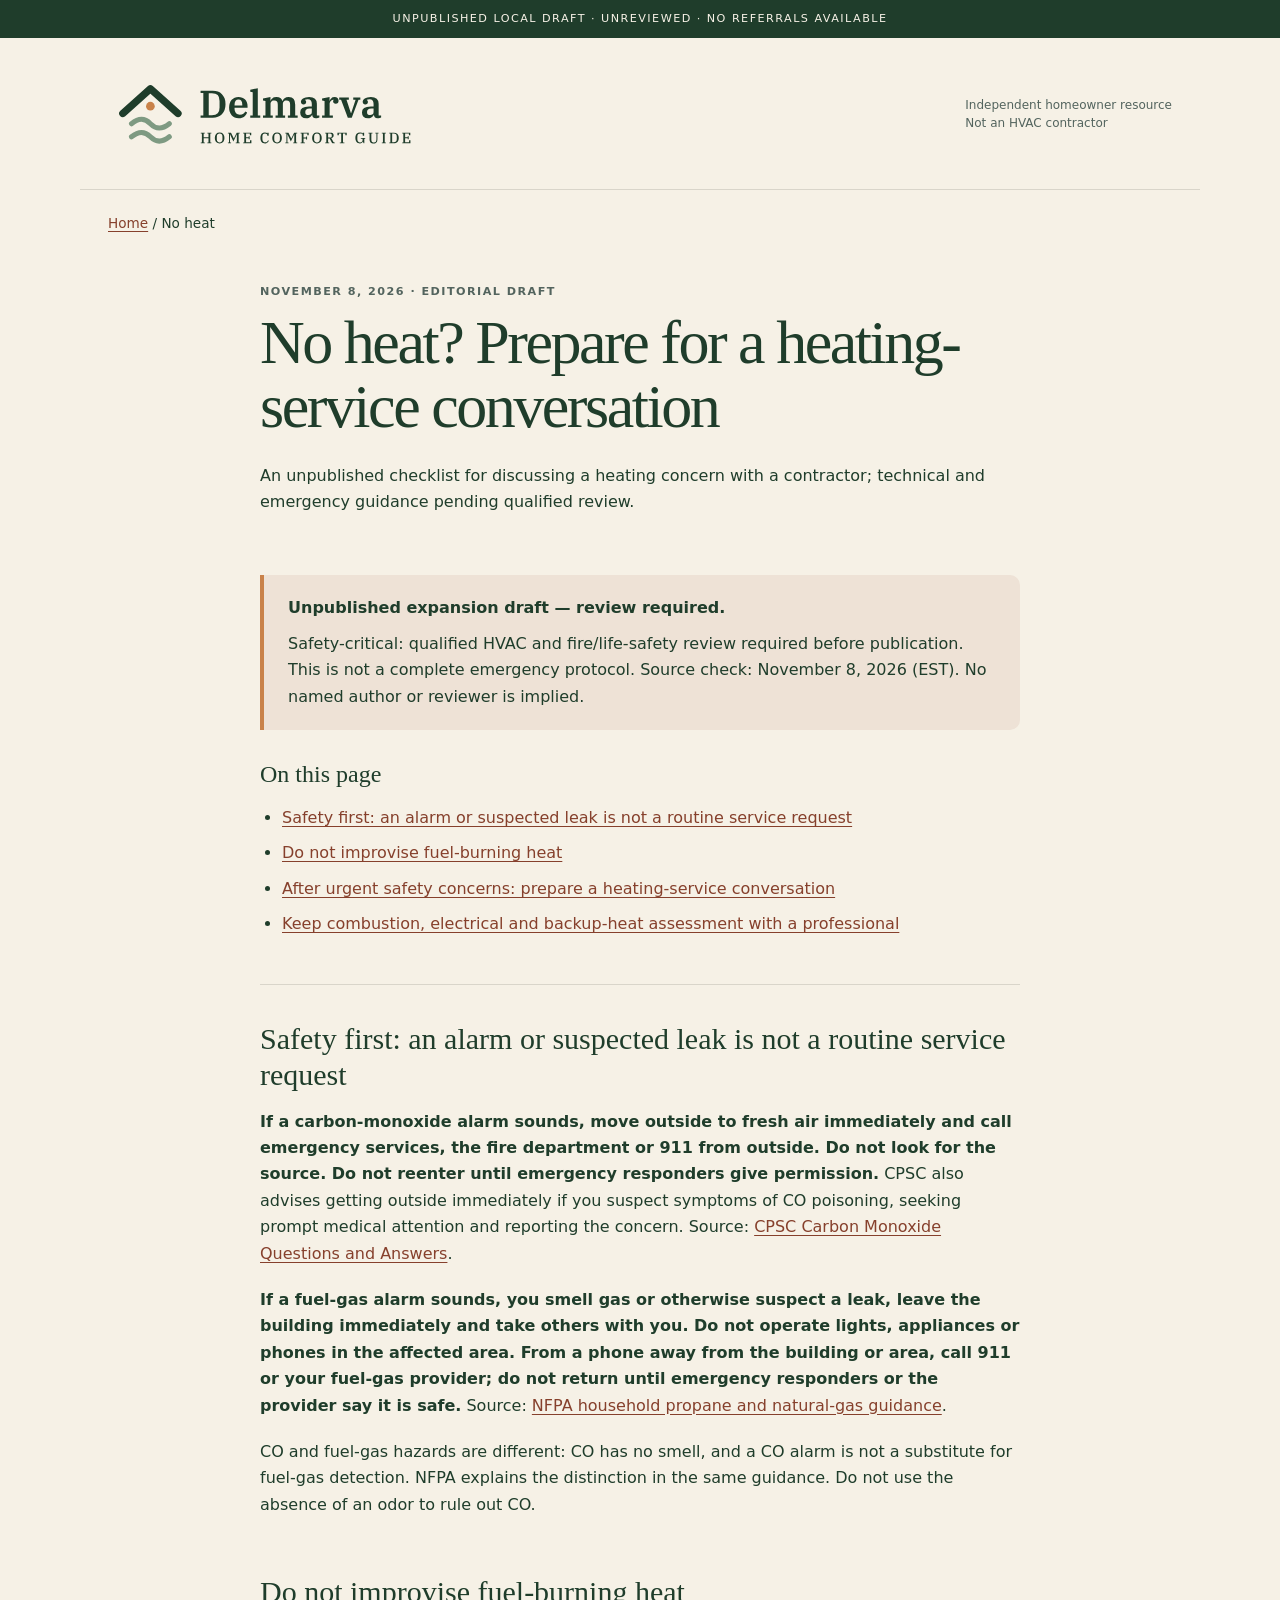
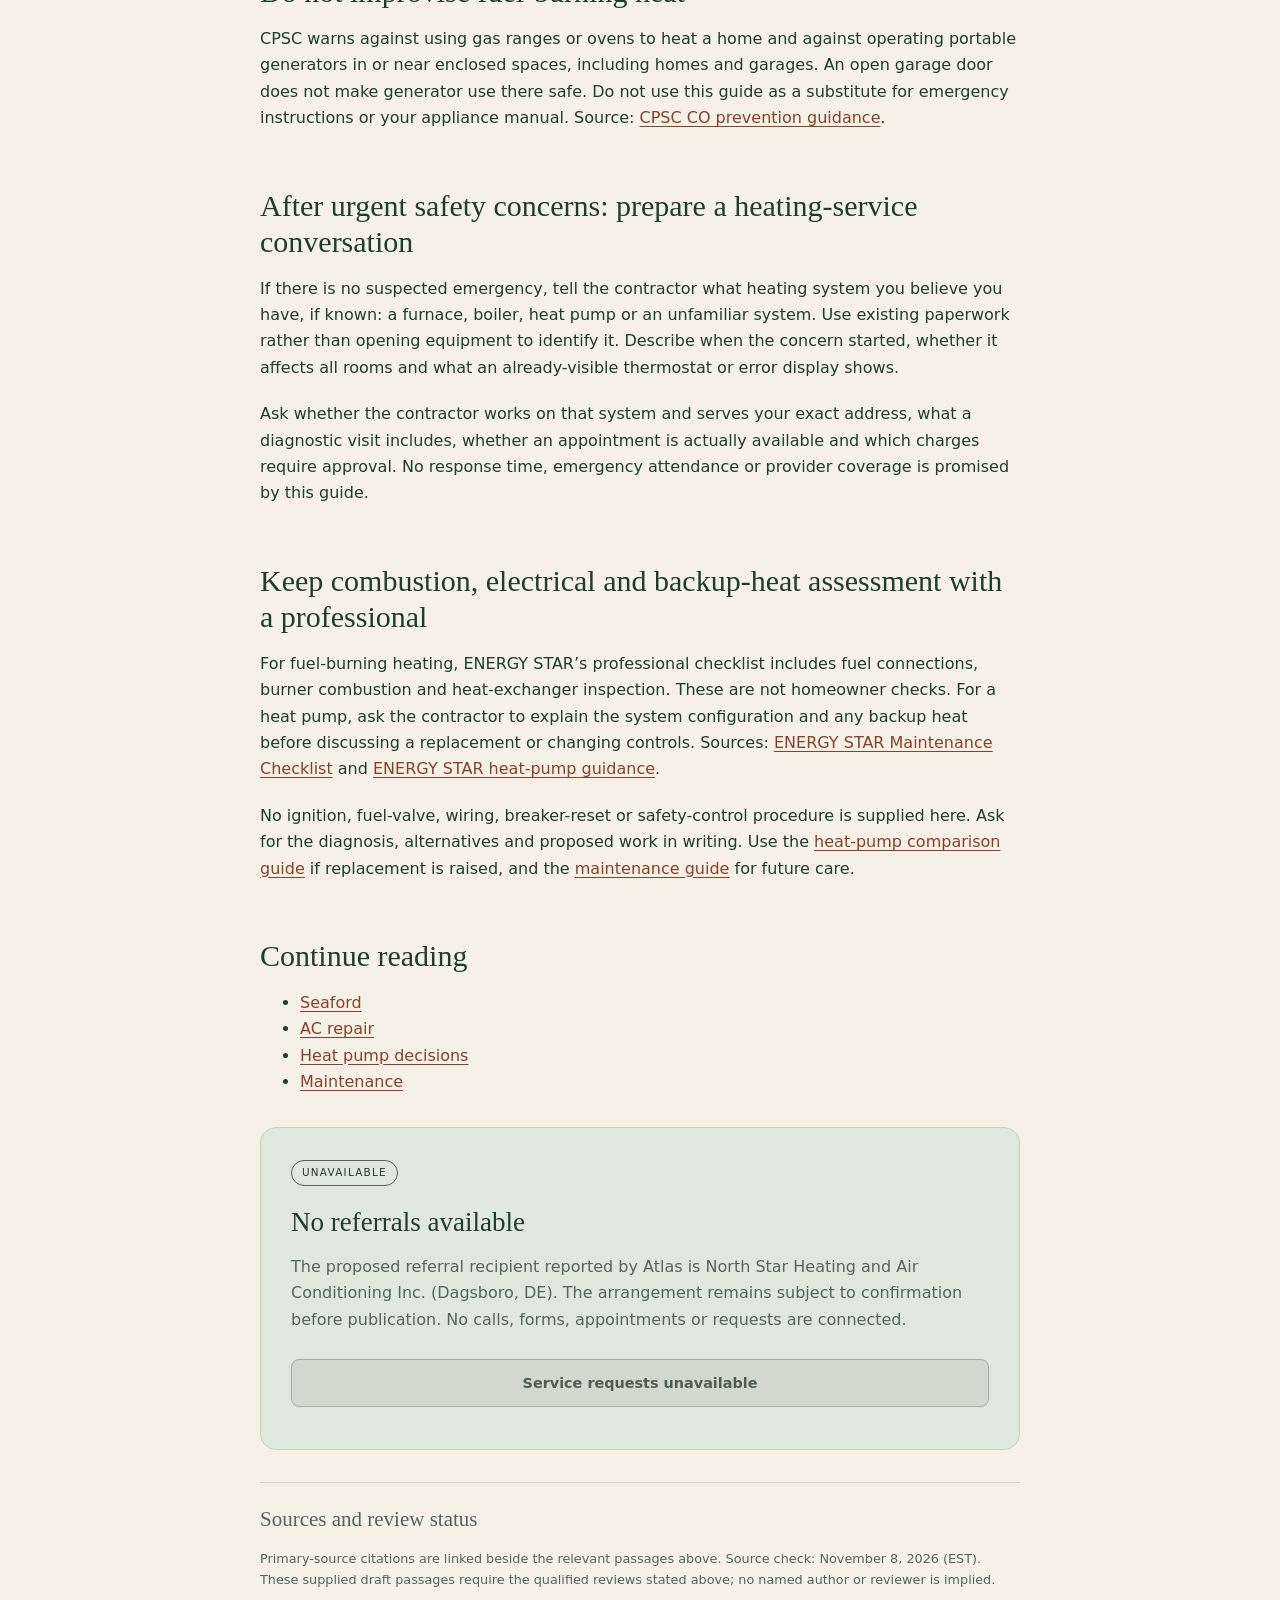
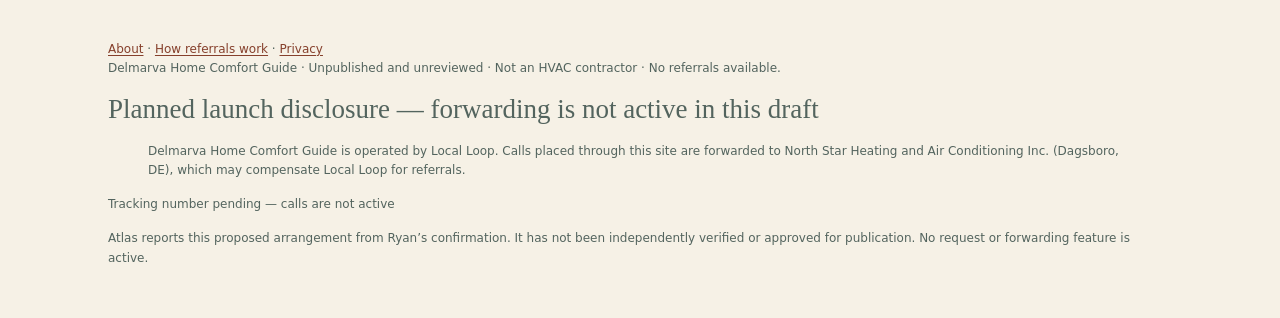
<file: public/heating/no-heat/index.html>
<!doctype html><html lang="en"><head><meta charset="utf-8"><meta name="viewport" content="width=device-width,initial-scale=1"><title>No-heat service conversation checklist — draft</title><meta name="description" content="An unpublished checklist for discussing a heating concern with a contractor; technical and emergency guidance pending qualified review."><meta name="robots" content="noindex,nofollow"><link rel="canonical" href="https://delmarvahomecomfortguide.com/heating/no-heat/"><link rel="stylesheet" href="../../styles.css"><script type="application/ld+json">{"@context": "https://schema.org", "@graph": [{"@type": "WebPage", "@id": "https://delmarvahomecomfortguide.com/heating/no-heat/#page", "url": "https://delmarvahomecomfortguide.com/heating/no-heat/", "name": "No heat? Prepare for a heating-service conversation", "description": "An unpublished checklist for discussing a heating concern with a contractor; technical and emergency guidance pending qualified review."}, {"@type": "BreadcrumbList", "itemListElement": [{"@type": "ListItem", "position": 1, "name": "Home", "item": "https://delmarvahomecomfortguide.com/"}, {"@type": "ListItem", "position": 2, "name": "No heat", "item": "https://delmarvahomecomfortguide.com/heating/no-heat/"}]}, {"@type": "Organization", "@id": "https://delmarvahomecomfortguide.com/#local-loop", "name": "Local Loop"}]}</script><link rel="icon" href="../../assets/brand/dhcg-favicon.svg" type="image/svg+xml"><link rel="alternate icon" href="../../assets/brand/favicon.ico"></head><body><a class="skip-link" href="#content">Skip to content</a><div class="draft-bar">UNPUBLISHED LOCAL DRAFT · UNREVIEWED · NO REFERRALS AVAILABLE</div><header class="masthead"><a class="brand-link" href="../../" aria-label="Delmarva Home Comfort Guide — draft home"><picture><source srcset="../../assets/brand/dhcg-logo-horizontal.svg" type="image/svg+xml"><img class="brand-logo" src="../../assets/brand/dhcg-logo-horizontal@2x.png" width="512" height="150" alt="Delmarva Home Comfort Guide"></picture></a><p class="brand-caption">Independent homeowner resource<br>Not an HVAC contractor</p></header><main id="content"><nav class="draft-nav" aria-label="Breadcrumb"><a href="../../">Home</a> <span aria-hidden="true"> / </span><span aria-current="page">No heat</span></nav><article class="hub"><header class="intro"><p class="eyebrow">November 8, 2026 · Editorial draft</p><h1>No heat? Prepare for a heating-service conversation</h1><p>An unpublished checklist for discussing a heating concern with a contractor; technical and emergency guidance pending qualified review.</p></header><!-- HTML fragment for /heating/no-heat/; proposed additions/replacements, not a full page. Do not paste alongside contradictory draft sections. No new H1, scripts, forms, tracking or schema. -->
<aside class="review-note" aria-label="Editorial review required"><strong>Unpublished expansion draft — review required.</strong><p>Safety-critical: qualified HVAC and fire/life-safety review required before publication. This is not a complete emergency protocol. Source check: November 8, 2026 (EST). No named author or reviewer is implied.</p></aside>
<nav class="contents" aria-label="On this page"><h2>On this page</h2><ul><li><a href="#exp-heat-emergency">Safety first: an alarm or suspected leak is not a routine service request</a></li><li><a href="#exp-heat-temporary">Do not improvise fuel-burning heat</a></li><li><a href="#exp-heat-call">After urgent safety concerns: prepare a heating-service conversation</a></li><li><a href="#exp-heat-professional">Keep combustion, electrical and backup-heat assessment with a professional</a></li></ul></nav><section class="hub-section" id="exp-heat-emergency" aria-labelledby="exp-heat-emergency-heading">
<h2 id="exp-heat-emergency-heading">Safety first: an alarm or suspected leak is not a routine service request</h2>
<p><strong>If a carbon-monoxide alarm sounds, move outside to fresh air immediately and call emergency services, the fire department or 911 from outside. Do not look for the source. Do not reenter until emergency responders give permission.</strong> CPSC also advises getting outside immediately if you suspect symptoms of CO poisoning, seeking prompt medical attention and reporting the concern. Source: <a href="https://www.cpsc.gov/Safety-Education/Safety-Education-Centers/Carbon-Monoxide-Information-Center/Carbon-Monoxide-Questions-and-Answers">CPSC Carbon Monoxide Questions and Answers</a>.</p><p><strong>If a fuel-gas alarm sounds, you smell gas or otherwise suspect a leak, leave the building immediately and take others with you. Do not operate lights, appliances or phones in the affected area. From a phone away from the building or area, call 911 or your fuel-gas provider; do not return until emergency responders or the provider say it is safe.</strong> Source: <a href="https://www.nfpa.org/news-blogs-and-articles/blogs/2025/02/13/residential-fuel-gas-alarms-and-nfpa-715">NFPA household propane and natural-gas guidance</a>.</p><p>CO and fuel-gas hazards are different: CO has no smell, and a CO alarm is not a substitute for fuel-gas detection. NFPA explains the distinction in the same guidance. Do not use the absence of an odor to rule out CO.</p>
</section>
<section class="hub-section" id="exp-heat-temporary" aria-labelledby="exp-heat-temporary-heading">
<h2 id="exp-heat-temporary-heading">Do not improvise fuel-burning heat</h2>
<p>CPSC warns against using gas ranges or ovens to heat a home and against operating portable generators in or near enclosed spaces, including homes and garages. An open garage door does not make generator use there safe. Do not use this guide as a substitute for emergency instructions or your appliance manual. Source: <a href="https://www.cpsc.gov/Safety-Education/Safety-Education-Centers/Carbon-Monoxide-Information-Center/Carbon-Monoxide-Questions-and-Answers">CPSC CO prevention guidance</a>.</p>
</section>
<section class="hub-section" id="exp-heat-call" aria-labelledby="exp-heat-call-heading">
<h2 id="exp-heat-call-heading">After urgent safety concerns: prepare a heating-service conversation</h2>
<p>If there is no suspected emergency, tell the contractor what heating system you believe you have, if known: a furnace, boiler, heat pump or an unfamiliar system. Use existing paperwork rather than opening equipment to identify it. Describe when the concern started, whether it affects all rooms and what an already-visible thermostat or error display shows.</p><p>Ask whether the contractor works on that system and serves your exact address, what a diagnostic visit includes, whether an appointment is actually available and which charges require approval. No response time, emergency attendance or provider coverage is promised by this guide.</p>
</section>
<section class="hub-section" id="exp-heat-professional" aria-labelledby="exp-heat-professional-heading">
<h2 id="exp-heat-professional-heading">Keep combustion, electrical and backup-heat assessment with a professional</h2>
<p>For fuel-burning heating, ENERGY STAR’s professional checklist includes fuel connections, burner combustion and heat-exchanger inspection. These are not homeowner checks. For a heat pump, ask the contractor to explain the system configuration and any backup heat before discussing a replacement or changing controls. Sources: <a href="https://www.energystar.gov/saveathome/heating-cooling/maintenance-checklist">ENERGY STAR Maintenance Checklist</a> and <a href="https://www.energystar.gov/products/energy_star_home_upgrade/clean_heating_cooling">ENERGY STAR heat-pump guidance</a>.</p><p>No ignition, fuel-valve, wiring, breaker-reset or safety-control procedure is supplied here. Ask for the diagnosis, alternatives and proposed work in writing. Use the <a href="../../heat-pumps/repair-or-replace/">heat-pump comparison guide</a> if replacement is raised, and the <a href="../../maintenance/">maintenance guide</a> for future care.</p>
</section>
<section class="hub-section"><h2>Continue reading</h2><ul><li><a href="../../areas/seaford-de/">Seaford</a></li><li><a href="../../ac/repair/">AC repair</a></li><li><a href="../../heat-pumps/repair-or-replace/">Heat pump decisions</a></li><li><a href="../../maintenance/">Maintenance</a></li></ul></section><section class="help"><span class="status">UNAVAILABLE</span><h2>No referrals available</h2><p>The proposed referral recipient reported by Atlas is North Star Heating and Air Conditioning Inc. (Dagsboro, DE). The arrangement remains subject to confirmation before publication. No calls, forms, appointments or requests are connected.</p><button type="button" disabled>Service requests unavailable</button></section><aside class="provenance"><h2>Sources and review status</h2><p>Primary-source citations are linked beside the relevant passages above. Source check: November 8, 2026 (EST). These supplied draft passages require the qualified reviews stated above; no named author or reviewer is implied.</p></aside></article></main><footer><nav aria-label="Information"><a href="../../about/">About</a> · <a href="../../how-referrals-work/">How referrals work</a> · <a href="../../privacy/">Privacy</a></nav><p>Delmarva Home Comfort Guide · Unpublished and unreviewed · Not an HVAC contractor · No referrals available.</p><section class="planned-disclosure" aria-label="Planned launch disclosure"><h2>Planned launch disclosure — forwarding is not active in this draft</h2><blockquote><p>Delmarva Home Comfort Guide is operated by Local Loop. Calls placed through this site are forwarded to North Star Heating and Air Conditioning Inc. (Dagsboro, DE), which may compensate Local Loop for referrals.</p></blockquote><p>Tracking number pending — calls are not active</p><p>Atlas reports this proposed arrangement from Ryan’s confirmation. It has not been independently verified or approved for publication. No request or forwarding feature is active.</p></section></footer></body></html>
</file>
<file: public/styles.css>
/* Local-only editorial component tokens. No external fonts or assets. */
:root{--paper:#F6F1E6;--ink:#1F3D2B;--muted:#53645e;--accent:#C9824A;--line:#d9d5ca;--white:#fffdf8;--sage:#e0e8dd;--radius:16px}*{box-sizing:border-box}body{margin:0;background:var(--paper);color:var(--ink);font:16px/1.65 system-ui,-apple-system,sans-serif}.draft-bar{background:var(--ink);color:var(--paper);padding:10px 20px;text-align:center;font-size:.7rem;letter-spacing:.13em}main,.masthead,footer{max-width:1120px;margin:auto;padding-inline:28px}.masthead{display:flex;gap:15px;align-items:center;padding-block:30px;border-bottom:1px solid var(--line)}.mark{font-size:42px;color:var(--accent)}p{margin:0 0 14px}.brand{font:600 24px/1.12 Georgia,serif;margin:0}.eyebrow{font-size:.7rem;font-weight:700;text-transform:uppercase;letter-spacing:.13em;color:var(--muted);margin-bottom:10px}.edition{margin-left:auto;font-size:.75rem;color:var(--muted)}.intro{max-width:700px;padding:60px 0 45px}h1{font:500 clamp(44px,8vw,76px)/1.03 Georgia,serif;letter-spacing:-.04em;margin:0 0 24px}.intro>p:not(.eyebrow){max-width:550px}.ownership{font-size:.8rem;color:var(--muted)}h2,h3{font-family:Georgia,serif;line-height:1.2;font-weight:500;margin:0 0 16px}h2{font-size:27px}h3{font-size:29px}.section-label{display:flex;justify-content:space-between;align-items:baseline;gap:12px;margin-bottom:18px}.section-label h2{font-size:23px;margin:0}.section-label span,.fine{font-size:.75rem;color:var(--muted)}.grid{display:grid;grid-template-columns:repeat(2,minmax(0,1fr));gap:24px}.card{background:var(--white);border:1px solid var(--line);border-radius:var(--radius);overflow:hidden}.tile{height:170px;padding:22px;position:relative;overflow:hidden}.tile>span{font-size:.65rem;letter-spacing:.16em;position:relative;z-index:1}.guide-tile{background:var(--sage)}.service-tile{background:#ece0d2}.lines{width:210px;height:200px;border:1px solid #8a9e8c;transform:rotate(-23deg);position:absolute;right:30px;top:65px;box-shadow:16px 16px 0 -1px #e0e8dd,16px 16px 0 0 #8a9e8c}.rings{position:absolute;width:220px;height:220px;border:1px solid #b29b83;border-radius:50%;right:30px;top:60px;box-shadow:0 0 0 18px #ece0d2,0 0 0 19px #b29b83}.card-body,.partner{padding:28px}.card p,.help p,.disclosure p{color:var(--muted)}.text-action{display:flex;justify-content:space-between;border-top:1px solid var(--line);padding-top:18px;margin-top:25px;font-size:.85rem;color:var(--muted)}.disclosure{display:flex;gap:24px;border-block:1px solid var(--line);padding:32px 0;margin:40px 0}.disclosure p:last-child{margin-bottom:0;max-width:720px}.small-symbol{border:1px solid var(--accent);border-radius:50%;width:30px;height:30px;text-align:center;color:var(--accent);flex-shrink:0}.placeholder{display:grid;place-items:center;min-height:90px;border:1px dashed #9aaba0;border-radius:8px;font-size:.8rem;color:var(--muted);margin:16px 0 24px}.help{padding:30px;background:var(--sage);border-radius:var(--radius);border:1px solid #c7d2c3}.status{display:inline-block;border:1px solid var(--muted);border-radius:20px;padding:3px 10px;font-size:.65rem;letter-spacing:.12em;margin-bottom:20px}button{width:100%;min-height:48px;border:1px solid #a5ada4;border-radius:8px;background:#d2d8cc;color:#4c5d53;font:600 .9rem system-ui;cursor:not-allowed;margin:12px 0}.fine{margin-bottom:0}footer{padding-block:35px;font-size:.75rem;color:var(--muted)}@media(max-width:640px){main,.masthead,footer{padding-inline:20px}.edition{display:none}.intro{padding-top:38px}.grid{grid-template-columns:1fr}.section-label{display:block}.section-label span{display:block;margin-top:6px}.disclosure{gap:14px}.card-body,.partner,.help{padding:24px}.brand{font-size:22px}}@media(prefers-reduced-motion:reduce){*{scroll-behavior:auto}}
/* Seaford local editorial draft */
a{color:#86402c;text-underline-offset:.2em}a:focus-visible,button:focus-visible{outline:3px solid #86402c;outline-offset:4px}.skip-link{position:absolute;left:12px;top:-100px;background:var(--white);padding:12px;z-index:5}.skip-link:focus{top:12px}.draft-nav{padding-block:22px;font-size:.85rem}.draft-nav p{margin:10px 0 0;color:var(--muted)}.hub{max-width:760px;margin:auto}.hub .intro{padding-top:26px;max-width:none}.hub .intro h1{font-size:clamp(38px,6vw,62px)}.hub .intro>p:not(.eyebrow){max-width:none}.review-note{border-left:4px solid var(--accent);padding:20px 24px;background:#eee2d6;border-radius:0 10px 10px 0}.review-note p{margin:10px 0 0}.contents{padding:30px 0;border-bottom:1px solid var(--line)}.contents h2{font-size:24px}.contents ul{padding-left:22px}.contents li{margin:9px 0}.hub-section{padding-top:36px;scroll-margin-top:18px}.hub-section h2{font-size:30px}.hub-section h3{font:600 19px/1.4 system-ui,sans-serif;margin-top:26px;margin-bottom:10px}.hub-section p{margin-bottom:20px}.planned-list{padding:0;list-style:none}.planned-list li{display:flex;justify-content:space-between;gap:15px;align-items:baseline;padding:12px 0;border-bottom:1px solid var(--line)}.planned-list span{font-size:.75rem;color:var(--muted);flex-shrink:0}.hub .help{margin-top:32px}.provenance{margin-top:32px;padding-top:24px;border-top:1px solid var(--line);font-size:.8rem;color:var(--muted)}.provenance h2{font-size:21px}@media(max-width:400px){.planned-list li{display:block}.planned-list span{display:block;margin-top:4px}}

/* Picasso draft logo integration: outlined SVG with local PNG fallback. */
:root{--sage-brand:#7E9A82}.brand-link{display:block;width:310px;max-width:100%;flex:0 1 310px;min-width:0}.brand-link picture{display:block}.brand-logo{display:block;width:100%;height:auto;max-width:100%}.brand-caption{margin:0 0 0 auto;color:var(--muted);font-size:.75rem;line-height:1.5}.masthead{flex-wrap:wrap}.small-symbol{color:var(--ink);border-color:var(--ink)}@media(max-width:640px){.masthead{gap:12px;padding-block:22px}.brand-link{width:300px;flex-basis:300px}.brand-caption{width:100%;margin:0;font-size:.75rem}}

/* Supplied draft comparison tables; browser/mobile acceptance still pending. */
.table-scroll{max-width:100%;overflow-x:auto;margin:20px 0;border:1px solid var(--line);border-radius:8px}.table-scroll table{width:100%;border-collapse:collapse;text-align:left;font-size:.9rem}.table-scroll caption{text-align:left;padding:14px;font-weight:600}.table-scroll th,.table-scroll td{padding:12px;vertical-align:top;border-top:1px solid var(--line);overflow-wrap:anywhere}.table-scroll th{background:var(--sage)}.table-scroll th[scope="row"]{width:30%}
</file>
